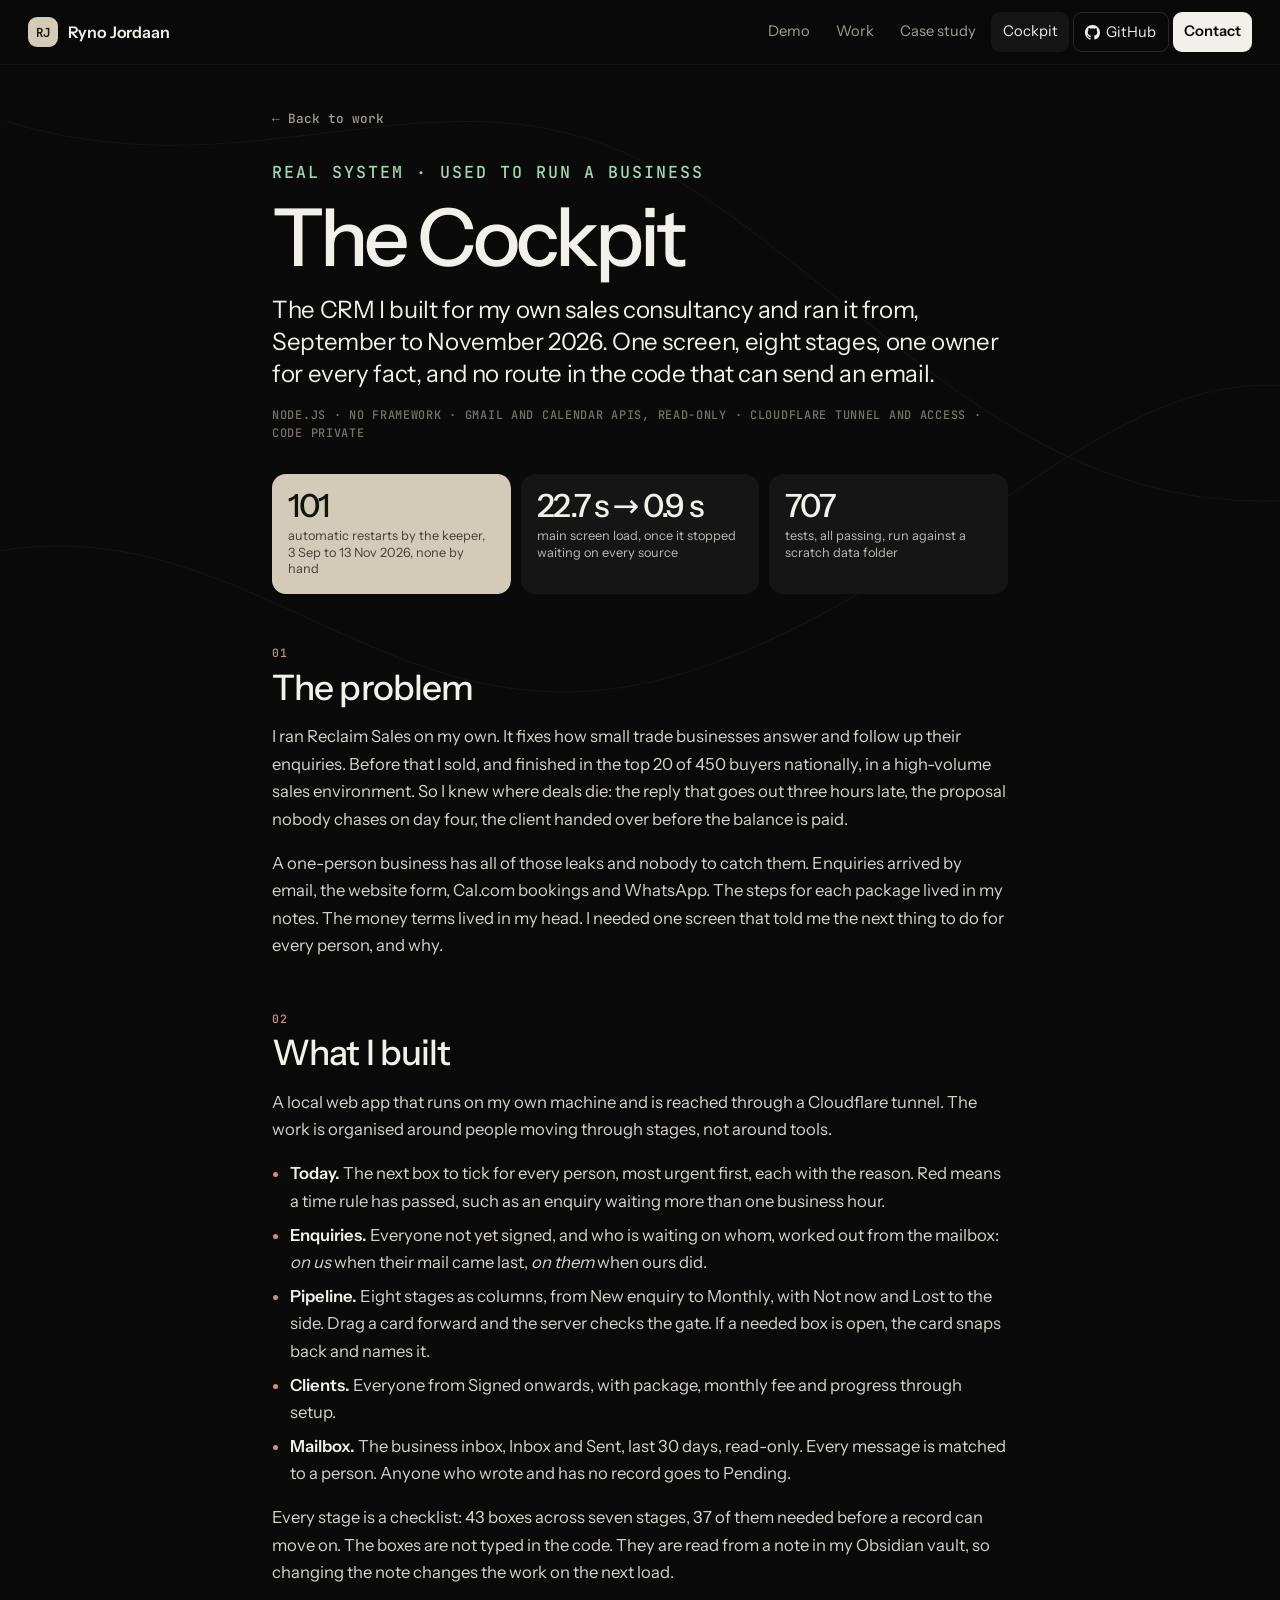
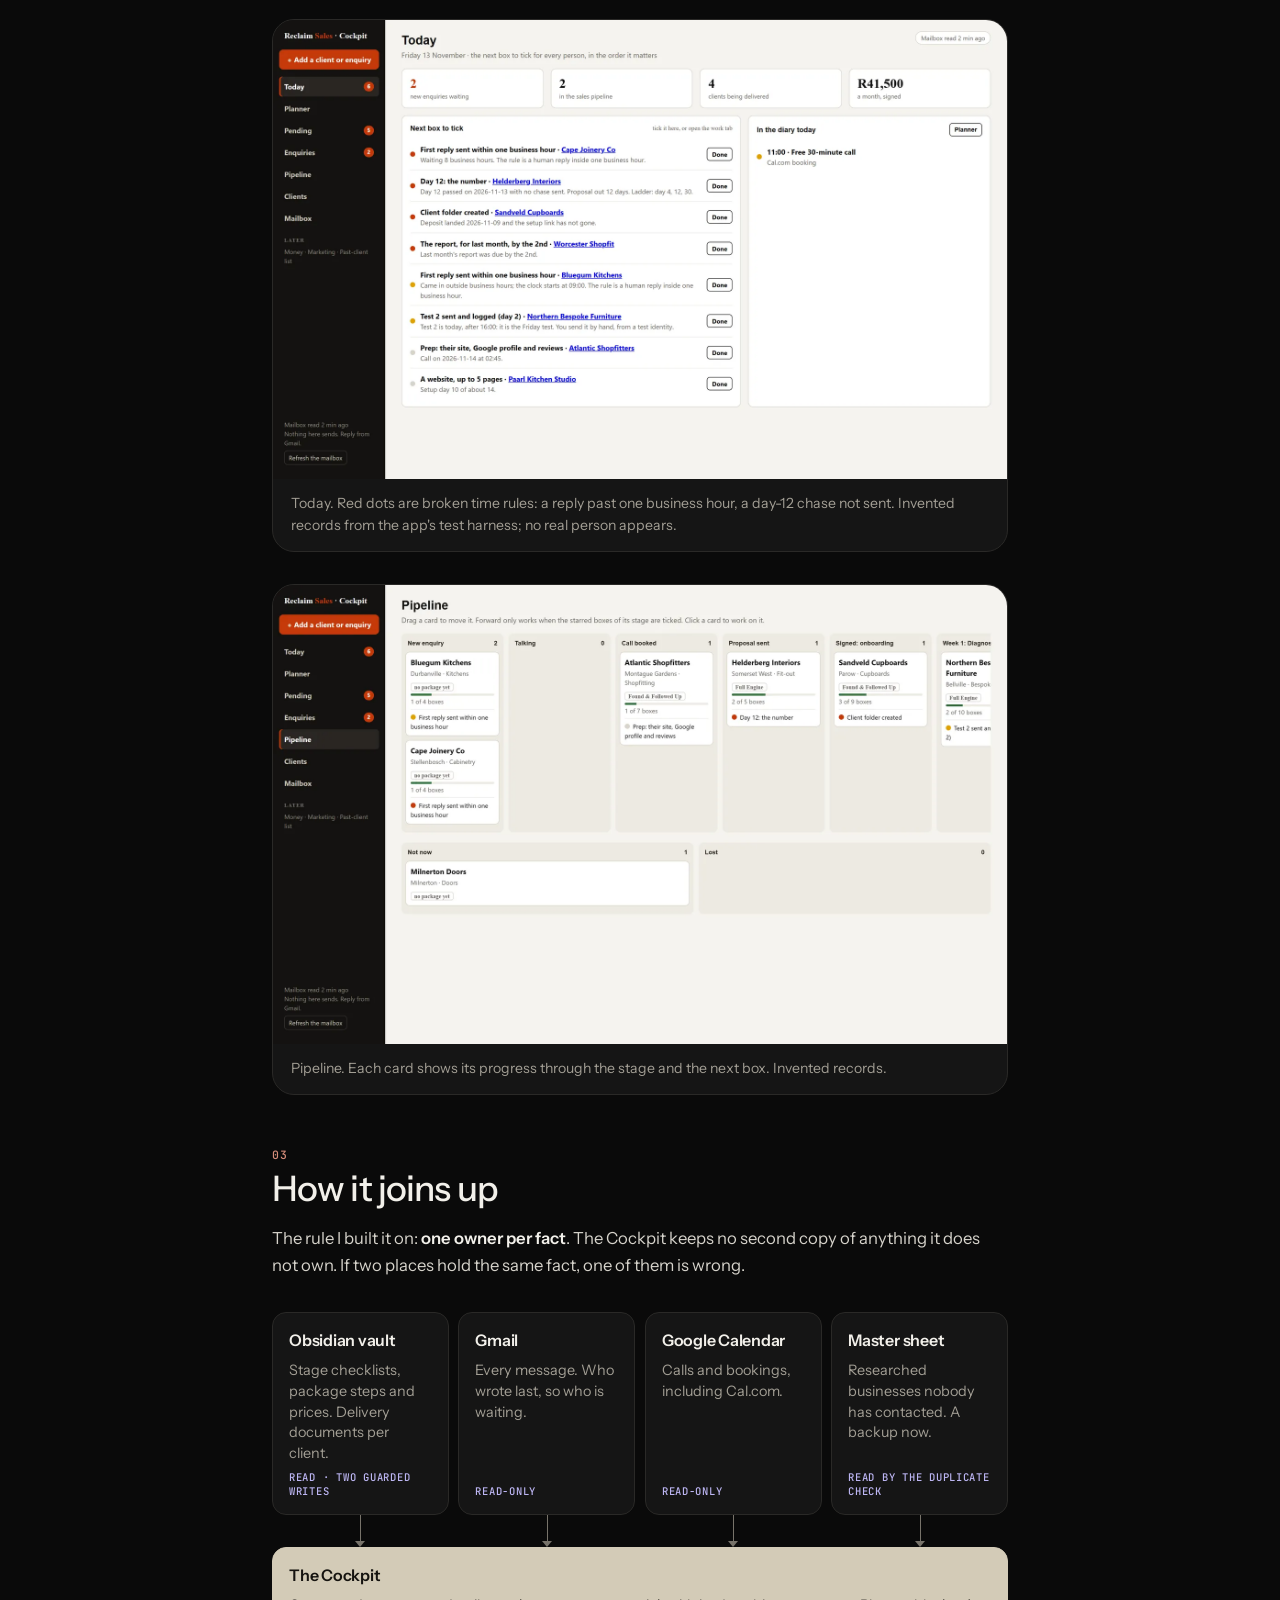
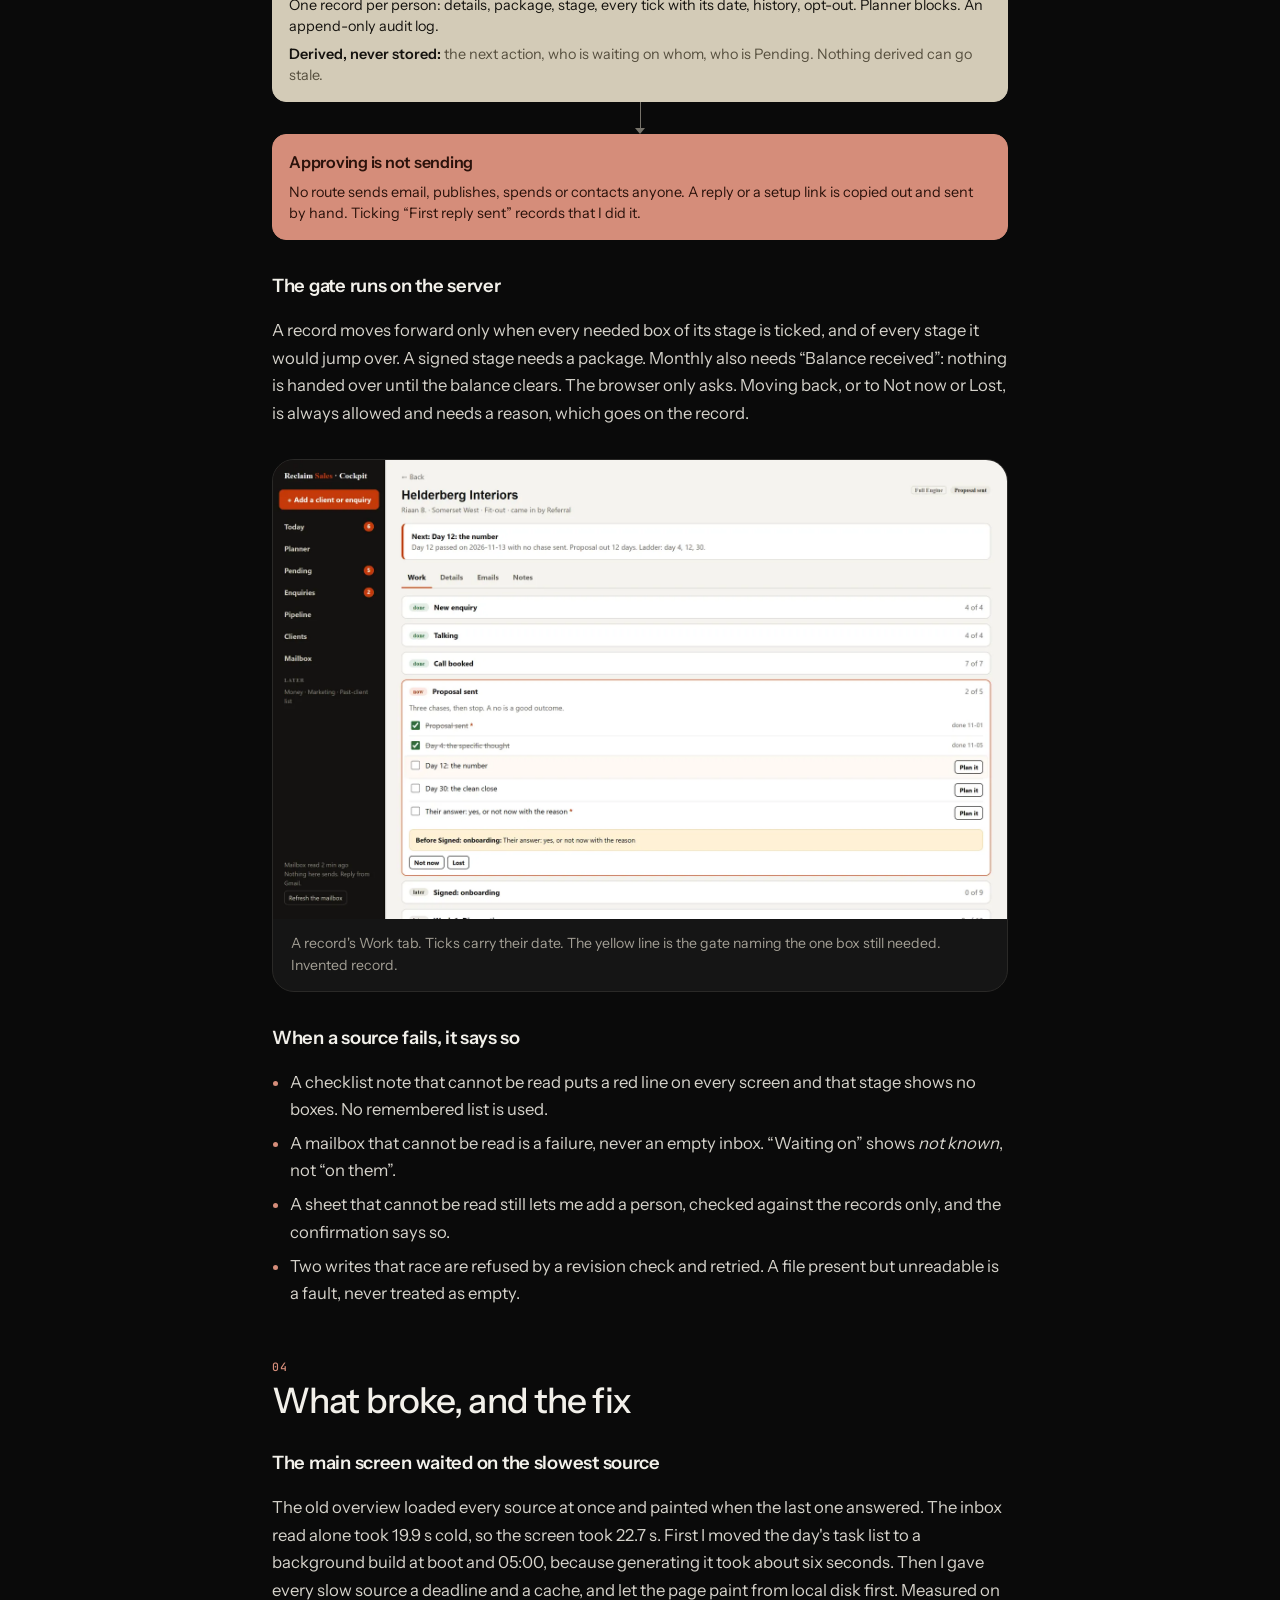
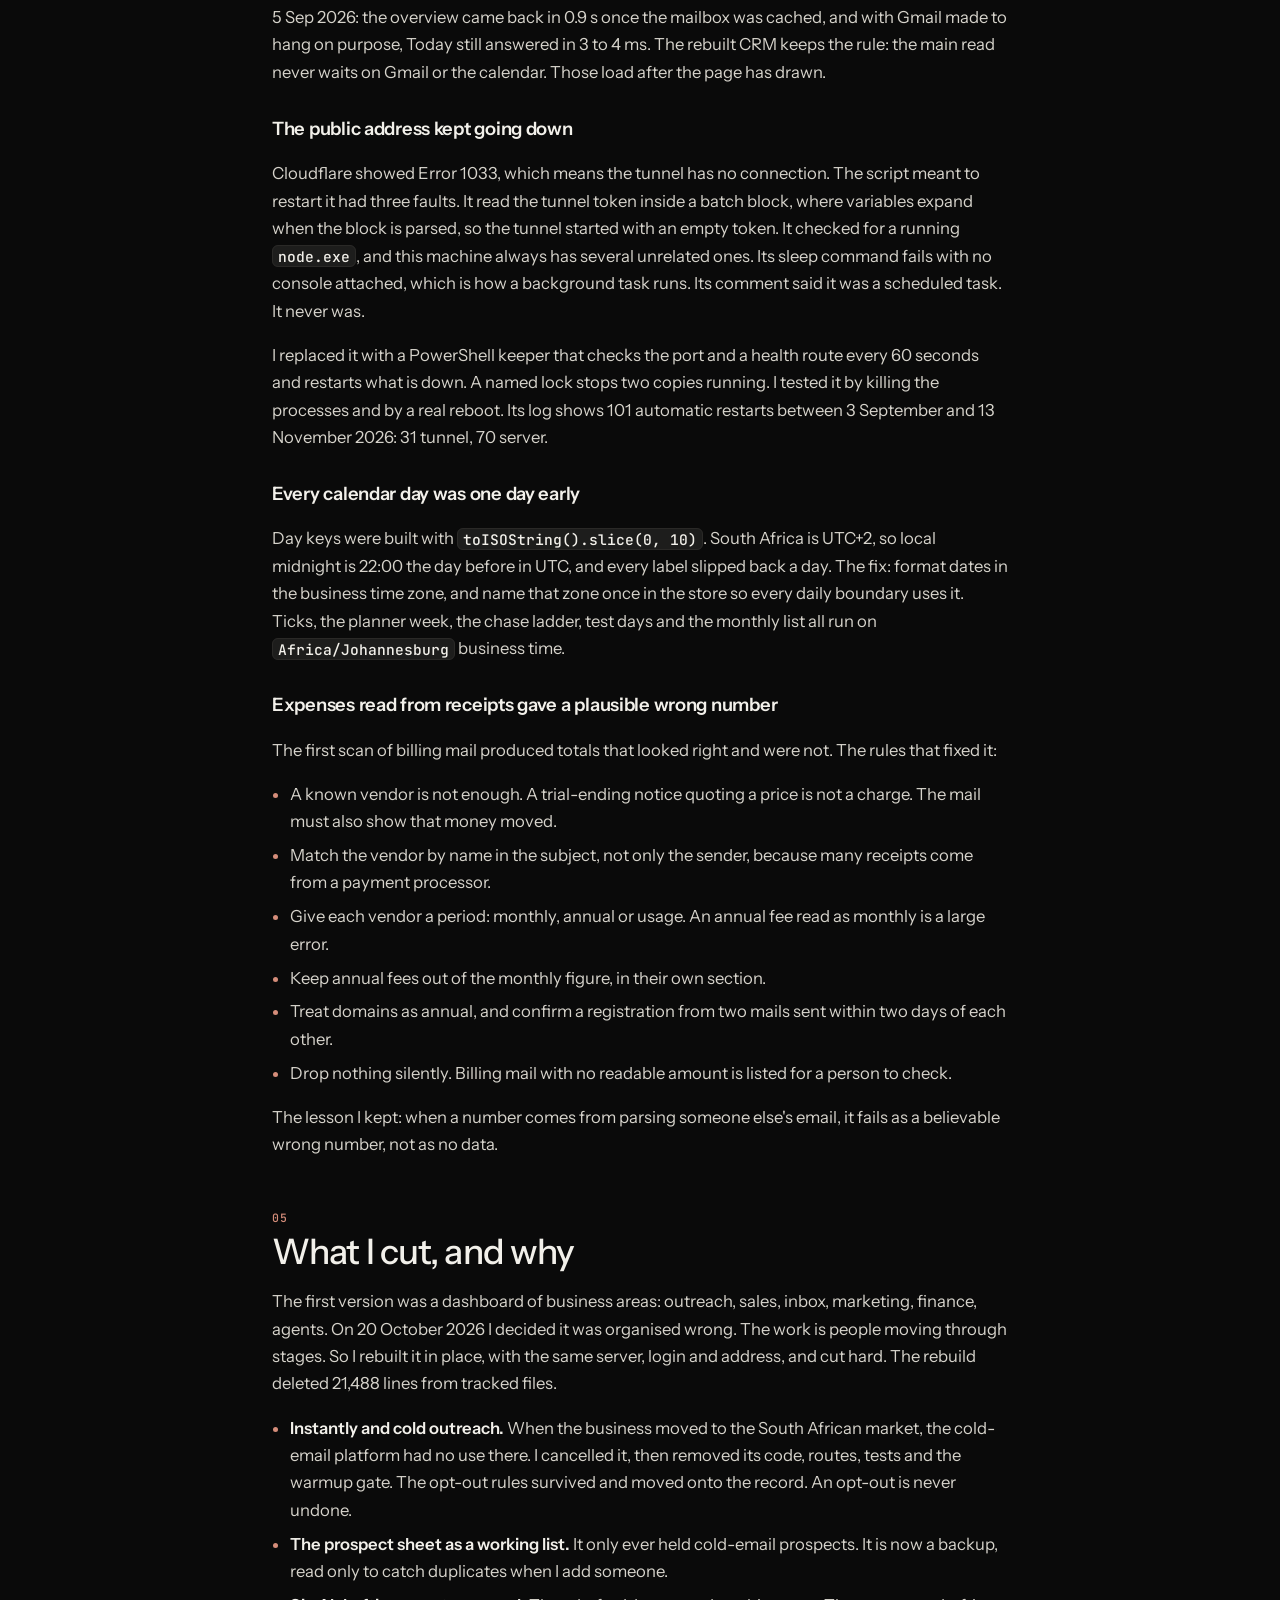
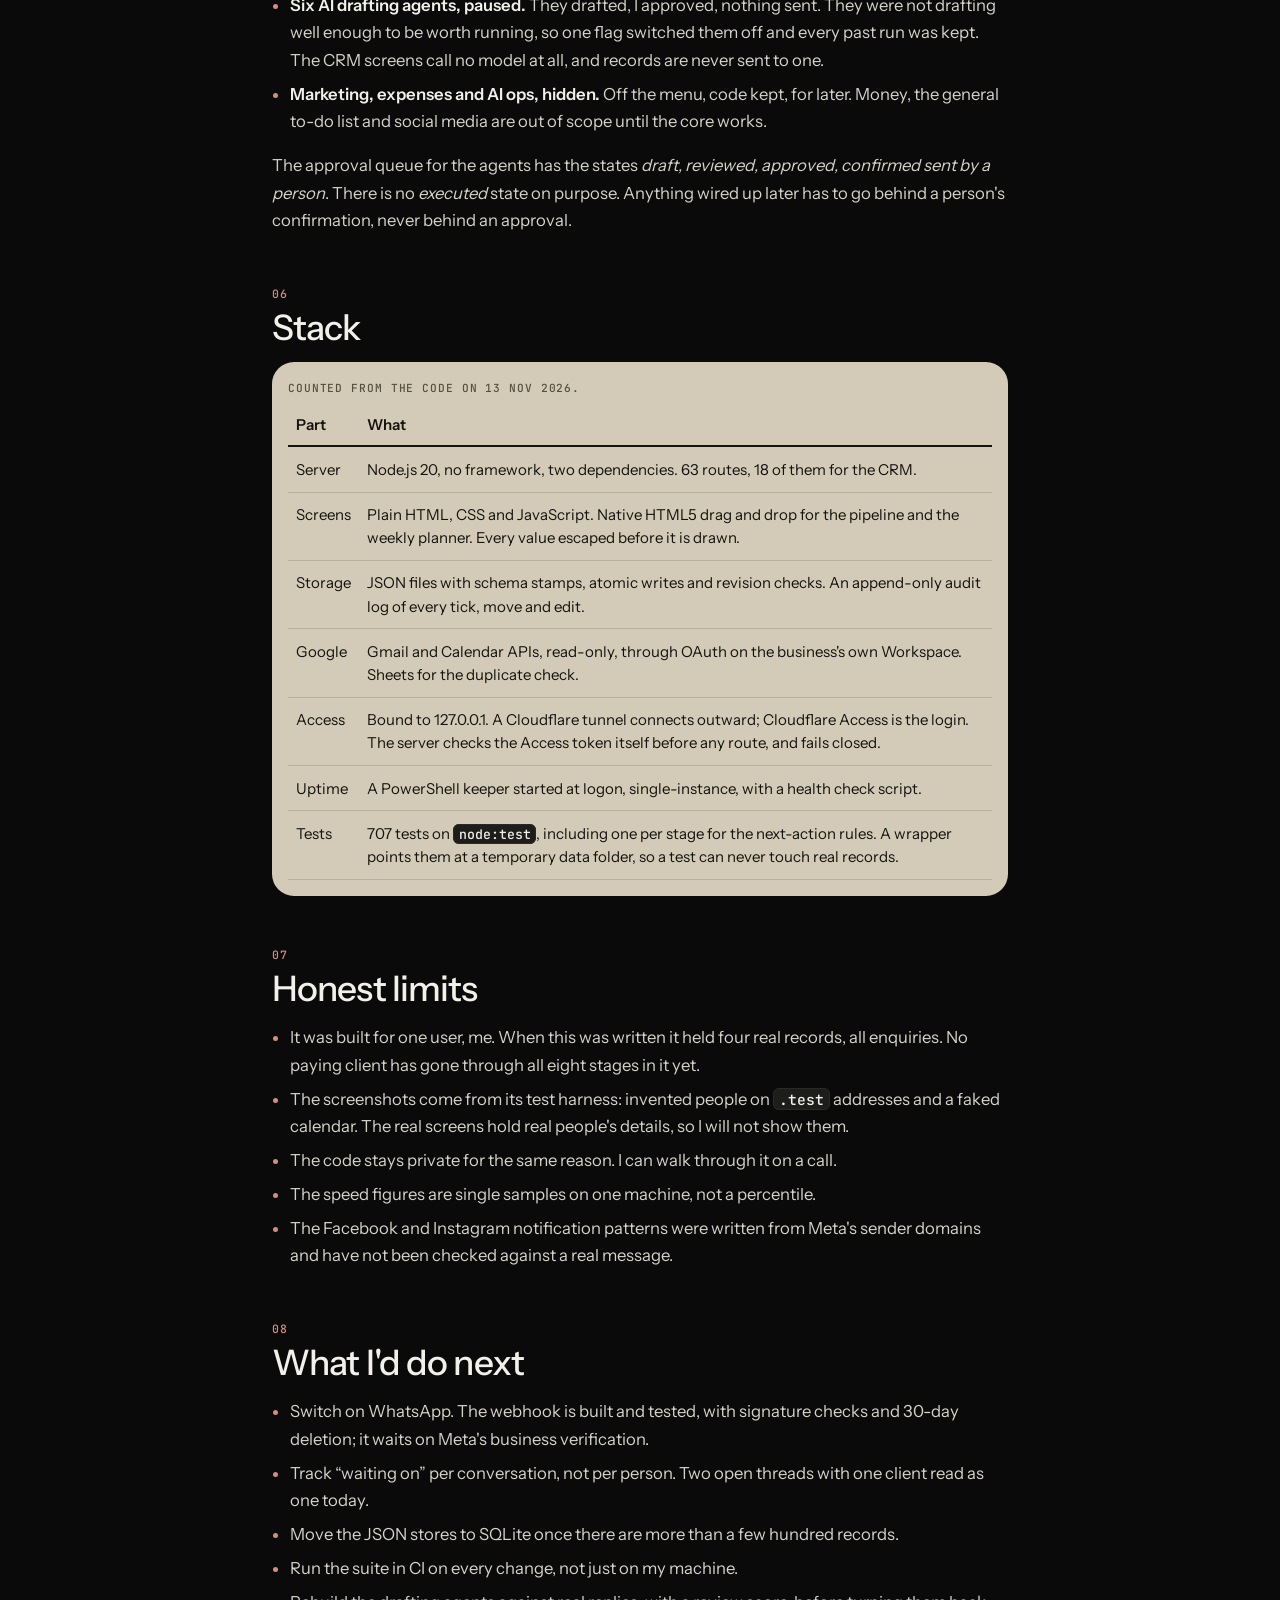
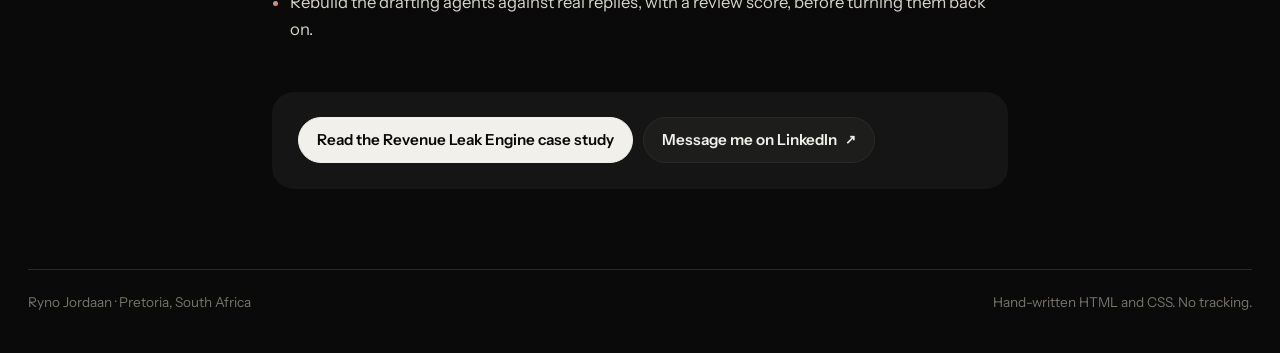
<file: case-cockpit.html>
<!DOCTYPE html>
<html lang="en">
<head>
<meta charset="utf-8">
<meta name="viewport" content="width=device-width, initial-scale=1">
<title>Case study: The Cockpit, the CRM I ran my business from · Ryno Jordaan</title>
<meta name="description" content="The Cockpit: a one-screen CRM I built and ran my own sales consultancy from. Eight stages, one owner per fact, 707 tests, and no route that can send an email.">
<meta name="author" content="Ryno Jordaan">
<link rel="canonical" href="https://rynojor.github.io/case-cockpit.html">
<meta name="theme-color" content="#0a0a0a">
<meta property="og:type" content="article">
<meta property="og:url" content="https://rynojor.github.io/case-cockpit.html">
<meta property="og:title" content="Case study: The Cockpit">
<meta property="og:description" content="The CRM I built and ran my own sales consultancy from. Who owns which fact, what it refuses to do, and what broke.">
<meta property="og:image" content="https://rynojor.github.io/img/work/cockpit-today.webp">
<meta property="og:image:width" content="1600">
<meta property="og:image:height" content="1000">
<meta property="og:image:alt" content="The Cockpit's Today screen: the next box to tick for every person, most urgent first">
<meta name="twitter:card" content="summary_large_image">
<link rel="icon" href="data:image/svg+xml,%3Csvg xmlns='http://www.w3.org/2000/svg' viewBox='0 0 32 32'%3E%3Crect width='32' height='32' rx='9' fill='%23d3cbb7'/%3E%3Ctext x='16' y='21' font-family='monospace' font-size='13' font-weight='700' fill='%2315130f' text-anchor='middle'%3ERJ%3C/text%3E%3C/svg%3E">
<link rel="preload" href="fonts/InstrumentSans-normal.woff2" as="font" type="font/woff2" crossorigin>
<link rel="stylesheet" href="style.css">
</head>
<body>
<a class="skip" href="#main">Skip to content</a>

<svg class="curves" aria-hidden="true" viewBox="0 0 1440 900" preserveAspectRatio="xMidYMid slice"><path d="M-80 640C260 520 420 860 760 760s520-420 780-300"/><path d="M-40 120c300 120 520-60 760 60s420 420 760 380"/></svg>

<header class="bar">
  <div class="wrap">
    <a class="mark" href="./"><i>RJ</i><span>Ryno Jordaan</span></a>
    <nav aria-label="Main">
      <a href="./#demo" class="keep">Demo</a>
      <a href="./#work">Work</a>
      <a href="case-study.html">Case study</a>
      <a href="case-cockpit.html" aria-current="page">Cockpit</a>
      <a href="https://github.com/RynoJor" class="gh keep" rel="noopener"><svg viewBox="0 0 16 16" width="15" height="15" aria-hidden="true" fill="currentColor"><path d="M8 0C3.58 0 0 3.58 0 8c0 3.54 2.29 6.53 5.47 7.59.4.07.55-.17.55-.38 0-.19-.01-.82-.01-1.49-2.01.37-2.53-.49-2.69-.94-.09-.23-.48-.94-.82-1.13-.28-.15-.68-.52-.01-.53.63-.01 1.08.58 1.23.82.72 1.21 1.87.87 2.33.66.07-.52.28-.87.51-1.07-1.78-.2-3.64-.89-3.64-3.95 0-.87.31-1.59.82-2.15-.08-.2-.36-1.02.08-2.12 0 0 .67-.21 2.2.82.64-.18 1.32-.27 2-.27.68 0 1.36.09 2 .27 1.53-1.04 2.2-.82 2.2-.82.44 1.1.16 1.92.08 2.12.51.56.82 1.27.82 2.15 0 3.07-1.87 3.75-3.65 3.95.29.25.54.73.54 1.48 0 1.07-.01 1.93-.01 2.2 0 .21.15.46.55.38A8.013 8.013 0 0016 8c0-4.42-3.58-8-8-8z"/></svg><span>GitHub</span></a>
      <a href="./#contact" class="hire">Contact</a>
    </nav>
  </div>
</header>

<main id="main" class="article">
  <a class="back" href="./#work">← Back to work</a>
  <p class="eyebrow tag-real">Real system · used to run a business</p>
  <h1>The Cockpit</h1>
  <p class="standfirst">The CRM I built for my own sales consultancy and ran it from, September to November 2026. One screen, eight stages, one owner for every fact, and no route in the code that can send an email.</p>
  <p class="meta">Node.js · no framework · Gmail and Calendar APIs, read-only · Cloudflare Tunnel and Access · code private</p>

  <div class="hero-figs">
    <div><b>101</b><span>automatic restarts by the keeper, 3 Sep to 13 Nov 2026, none by hand</span></div>
    <div><b>22.7 s → 0.9 s</b><span>main screen load, once it stopped waiting on every source</span></div>
    <div><b>707</b><span>tests, all passing, run against a scratch data folder</span></div>
  </div>

  <h2 data-n="01">The problem</h2>
  <p>I ran Reclaim Sales on my own. It fixes how small trade businesses answer and follow up their enquiries. Before that I sold, and finished in the top 20 of 450 buyers nationally, in a high-volume sales environment. So I knew where deals die: the reply that goes out three hours late, the proposal nobody chases on day four, the client handed over before the balance is paid.</p>
  <p>A one-person business has all of those leaks and nobody to catch them. Enquiries arrived by email, the website form, Cal.com bookings and WhatsApp. The steps for each package lived in my notes. The money terms lived in my head. I needed one screen that told me the next thing to do for every person, and why.</p>

  <h2 data-n="02">What I built</h2>
  <p>A local web app that runs on my own machine and is reached through a Cloudflare tunnel. The work is organised around people moving through stages, not around tools.</p>
  <ul>
    <li><strong>Today.</strong> The next box to tick for every person, most urgent first, each with the reason. Red means a time rule has passed, such as an enquiry waiting more than one business hour.</li>
    <li><strong>Enquiries.</strong> Everyone not yet signed, and who is waiting on whom, worked out from the mailbox: <em>on us</em> when their mail came last, <em>on them</em> when ours did.</li>
    <li><strong>Pipeline.</strong> Eight stages as columns, from New enquiry to Monthly, with Not now and Lost to the side. Drag a card forward and the server checks the gate. If a needed box is open, the card snaps back and names it.</li>
    <li><strong>Clients.</strong> Everyone from Signed onwards, with package, monthly fee and progress through setup.</li>
    <li><strong>Mailbox.</strong> The business inbox, Inbox and Sent, last 30 days, read-only. Every message is matched to a person. Anyone who wrote and has no record goes to Pending.</li>
  </ul>
  <p>Every stage is a checklist: 43 boxes across seven stages, 37 of them needed before a record can move on. The boxes are not typed in the code. They are read from a note in my Obsidian vault, so changing the note changes the work on the next load.</p>

  <figure>
    <img src="img/work/cockpit-today.webp" width="1600" height="1000" loading="lazy" decoding="async" alt="The Today screen: four counts at the top, then a list of next boxes to tick, each with a red, amber or grey dot and the reason, and today's diary on the right">
    <figcaption>Today. Red dots are broken time rules: a reply past one business hour, a day-12 chase not sent. Invented records from the app's test harness; no real person appears.</figcaption>
  </figure>

  <figure>
    <img src="img/work/cockpit-pipeline.webp" width="1600" height="1000" loading="lazy" decoding="async" alt="The Pipeline screen: stage columns from New enquiry to Week 1 Diagnostic, each card showing its package, progress through the stage and next box">
    <figcaption>Pipeline. Each card shows its progress through the stage and the next box. Invented records.</figcaption>
  </figure>

  <h2 data-n="03">How it joins up</h2>
  <p>The rule I built it on: <strong>one owner per fact</strong>. The Cockpit keeps no second copy of anything it does not own. If two places hold the same fact, one of them is wrong.</p>

  <div class="owners" role="group" aria-label="Which system owns which fact">
    <div class="own-row">
      <section class="own" aria-labelledby="o-vault">
        <h3 id="o-vault">Obsidian vault</h3>
        <p>Stage checklists, package steps and prices. Delivery documents per client.</p>
        <span class="how">read · two guarded writes</span>
      </section>
      <section class="own" aria-labelledby="o-gmail">
        <h3 id="o-gmail">Gmail</h3>
        <p>Every message. Who wrote last, so who is waiting.</p>
        <span class="how">read-only</span>
      </section>
      <section class="own" aria-labelledby="o-cal">
        <h3 id="o-cal">Google Calendar</h3>
        <p>Calls and bookings, including Cal.com.</p>
        <span class="how">read-only</span>
      </section>
      <section class="own" aria-labelledby="o-sheet">
        <h3 id="o-sheet">Master sheet</h3>
        <p>Researched businesses nobody has contacted. A backup now.</p>
        <span class="how">read by the duplicate check</span>
      </section>
    </div>
    <div class="own-flow" aria-hidden="true"><span></span><span></span><span></span><span></span></div>
    <section class="own core" aria-labelledby="o-cockpit">
      <h3 id="o-cockpit">The Cockpit</h3>
      <p>One record per person: details, package, stage, every tick with its date, history, opt-out. Planner blocks. An append-only audit log.</p>
      <p class="derived"><strong>Derived, never stored:</strong> the next action, who is waiting on whom, who is Pending. Nothing derived can go stale.</p>
    </section>
    <div class="own-flow one" aria-hidden="true"><span></span></div>
    <section class="own wall" aria-labelledby="o-wall">
      <h3 id="o-wall">Approving is not sending</h3>
      <p>No route sends email, publishes, spends or contacts anyone. A reply or a setup link is copied out and sent by hand. Ticking “First reply sent” records that I did it.</p>
    </section>
  </div>

  <h3>The gate runs on the server</h3>
  <p>A record moves forward only when every needed box of its stage is ticked, and of every stage it would jump over. A signed stage needs a package. Monthly also needs “Balance received”: nothing is handed over until the balance clears. The browser only asks. Moving back, or to Not now or Lost, is always allowed and needs a reason, which goes on the record.</p>

  <figure>
    <img src="img/work/cockpit-record.webp" width="1600" height="1000" loading="lazy" decoding="async" alt="A record's Work tab: earlier stages closed as done, the Proposal sent stage open with two ticked boxes dated, three open boxes with Plan it buttons, and a yellow gate message naming the box still needed before Signed">
    <figcaption>A record's Work tab. Ticks carry their date. The yellow line is the gate naming the one box still needed. Invented record.</figcaption>
  </figure>

  <h3>When a source fails, it says so</h3>
  <ul>
    <li>A checklist note that cannot be read puts a red line on every screen and that stage shows no boxes. No remembered list is used.</li>
    <li>A mailbox that cannot be read is a failure, never an empty inbox. “Waiting on” shows <em>not known</em>, not “on them”.</li>
    <li>A sheet that cannot be read still lets me add a person, checked against the records only, and the confirmation says so.</li>
    <li>Two writes that race are refused by a revision check and retried. A file present but unreadable is a fault, never treated as empty.</li>
  </ul>

  <h2 data-n="04">What broke, and the fix</h2>
  <h3>The main screen waited on the slowest source</h3>
  <p>The old overview loaded every source at once and painted when the last one answered. The inbox read alone took 19.9 s cold, so the screen took 22.7 s. First I moved the day's task list to a background build at boot and 05:00, because generating it took about six seconds. Then I gave every slow source a deadline and a cache, and let the page paint from local disk first. Measured on 5 Sep 2026: the overview came back in 0.9 s once the mailbox was cached, and with Gmail made to hang on purpose, Today still answered in 3 to 4 ms. The rebuilt CRM keeps the rule: the main read never waits on Gmail or the calendar. Those load after the page has drawn.</p>

  <h3>The public address kept going down</h3>
  <p>Cloudflare showed Error 1033, which means the tunnel has no connection. The script meant to restart it had three faults. It read the tunnel token inside a batch block, where variables expand when the block is parsed, so the tunnel started with an empty token. It checked for a running <code>node.exe</code>, and this machine always has several unrelated ones. Its sleep command fails with no console attached, which is how a background task runs. Its comment said it was a scheduled task. It never was.</p>
  <p>I replaced it with a PowerShell keeper that checks the port and a health route every 60 seconds and restarts what is down. A named lock stops two copies running. I tested it by killing the processes and by a real reboot. Its log shows 101 automatic restarts between 3 September and 13 November 2026: 31 tunnel, 70 server.</p>

  <h3>Every calendar day was one day early</h3>
  <p>Day keys were built with <code>toISOString().slice(0, 10)</code>. South Africa is UTC+2, so local midnight is 22:00 the day before in UTC, and every label slipped back a day. The fix: format dates in the business time zone, and name that zone once in the store so every daily boundary uses it. Ticks, the planner week, the chase ladder, test days and the monthly list all run on <code>Africa/Johannesburg</code> business time.</p>

  <h3>Expenses read from receipts gave a plausible wrong number</h3>
  <p>The first scan of billing mail produced totals that looked right and were not. The rules that fixed it:</p>
  <ul>
    <li>A known vendor is not enough. A trial-ending notice quoting a price is not a charge. The mail must also show that money moved.</li>
    <li>Match the vendor by name in the subject, not only the sender, because many receipts come from a payment processor.</li>
    <li>Give each vendor a period: monthly, annual or usage. An annual fee read as monthly is a large error.</li>
    <li>Keep annual fees out of the monthly figure, in their own section.</li>
    <li>Treat domains as annual, and confirm a registration from two mails sent within two days of each other.</li>
    <li>Drop nothing silently. Billing mail with no readable amount is listed for a person to check.</li>
  </ul>
  <p>The lesson I kept: when a number comes from parsing someone else's email, it fails as a believable wrong number, not as no data.</p>

  <h2 data-n="05">What I cut, and why</h2>
  <p>The first version was a dashboard of business areas: outreach, sales, inbox, marketing, finance, agents. On 20 October 2026 I decided it was organised wrong. The work is people moving through stages. So I rebuilt it in place, with the same server, login and address, and cut hard. The rebuild deleted 21,488 lines from tracked files.</p>
  <ul>
    <li><strong>Instantly and cold outreach.</strong> When the business moved to the South African market, the cold-email platform had no use there. I cancelled it, then removed its code, routes, tests and the warmup gate. The opt-out rules survived and moved onto the record. An opt-out is never undone.</li>
    <li><strong>The prospect sheet as a working list.</strong> It only ever held cold-email prospects. It is now a backup, read only to catch duplicates when I add someone.</li>
    <li><strong>Six AI drafting agents, paused.</strong> They drafted, I approved, nothing sent. They were not drafting well enough to be worth running, so one flag switched them off and every past run was kept. The CRM screens call no model at all, and records are never sent to one.</li>
    <li><strong>Marketing, expenses and AI ops, hidden.</strong> Off the menu, code kept, for later. Money, the general to-do list and social media are out of scope until the core works.</li>
  </ul>
  <p>The approval queue for the agents has the states <em>draft, reviewed, approved, confirmed sent by a person</em>. There is no <em>executed</em> state on purpose. Anything wired up later has to go behind a person's confirmation, never behind an approval.</p>

  <h2 data-n="06">Stack</h2>
  <div class="table-wrap">
    <table>
      <caption>Counted from the code on 13 Nov 2026.</caption>
      <thead><tr><th scope="col">Part</th><th scope="col">What</th></tr></thead>
      <tbody>
        <tr><td>Server</td><td>Node.js 20, no framework, two dependencies. 63 routes, 18 of them for the CRM.</td></tr>
        <tr><td>Screens</td><td>Plain HTML, CSS and JavaScript. Native HTML5 drag and drop for the pipeline and the weekly planner. Every value escaped before it is drawn.</td></tr>
        <tr><td>Storage</td><td>JSON files with schema stamps, atomic writes and revision checks. An append-only audit log of every tick, move and edit.</td></tr>
        <tr><td>Google</td><td>Gmail and Calendar APIs, read-only, through OAuth on the business's own Workspace. Sheets for the duplicate check.</td></tr>
        <tr><td>Access</td><td>Bound to 127.0.0.1. A Cloudflare tunnel connects outward; Cloudflare Access is the login. The server checks the Access token itself before any route, and fails closed.</td></tr>
        <tr><td>Uptime</td><td>A PowerShell keeper started at logon, single-instance, with a health check script.</td></tr>
        <tr><td>Tests</td><td>707 tests on <code>node:test</code>, including one per stage for the next-action rules. A wrapper points them at a temporary data folder, so a test can never touch real records.</td></tr>
      </tbody>
    </table>
  </div>

  <h2 data-n="07">Honest limits</h2>
  <ul>
    <li>It was built for one user, me. When this was written it held four real records, all enquiries. No paying client has gone through all eight stages in it yet.</li>
    <li>The screenshots come from its test harness: invented people on <code>.test</code> addresses and a faked calendar. The real screens hold real people's details, so I will not show them.</li>
    <li>The code stays private for the same reason. I can walk through it on a call.</li>
    <li>The speed figures are single samples on one machine, not a percentile.</li>
    <li>The Facebook and Instagram notification patterns were written from Meta's sender domains and have not been checked against a real message.</li>
  </ul>

  <h2 data-n="08">What I'd do next</h2>
  <ul>
    <li>Switch on WhatsApp. The webhook is built and tested, with signature checks and 30-day deletion; it waits on Meta's business verification.</li>
    <li>Track “waiting on” per conversation, not per person. Two open threads with one client read as one today.</li>
    <li>Move the JSON stores to SQLite once there are more than a few hundred records.</li>
    <li>Run the suite in CI on every change, not just on my machine.</li>
    <li>Rebuild the drafting agents against real replies, with a review score, before turning them back on.</li>
  </ul>

  <div class="endcta actions">
    <a class="btn light" href="case-study.html">Read the Revenue Leak Engine case study</a>
    <a class="btn" href="https://www.linkedin.com/in/ryno-jordaan/" rel="noopener">Message me on LinkedIn <span class="arr" aria-hidden="true">↗</span></a>
  </div>
</main>

<footer>
  <div class="wrap">
    <span>Ryno Jordaan · Pretoria, South Africa</span>
    <span>Hand-written HTML and CSS. No tracking.</span>
  </div>
</footer>
</body>
</html>
</file>
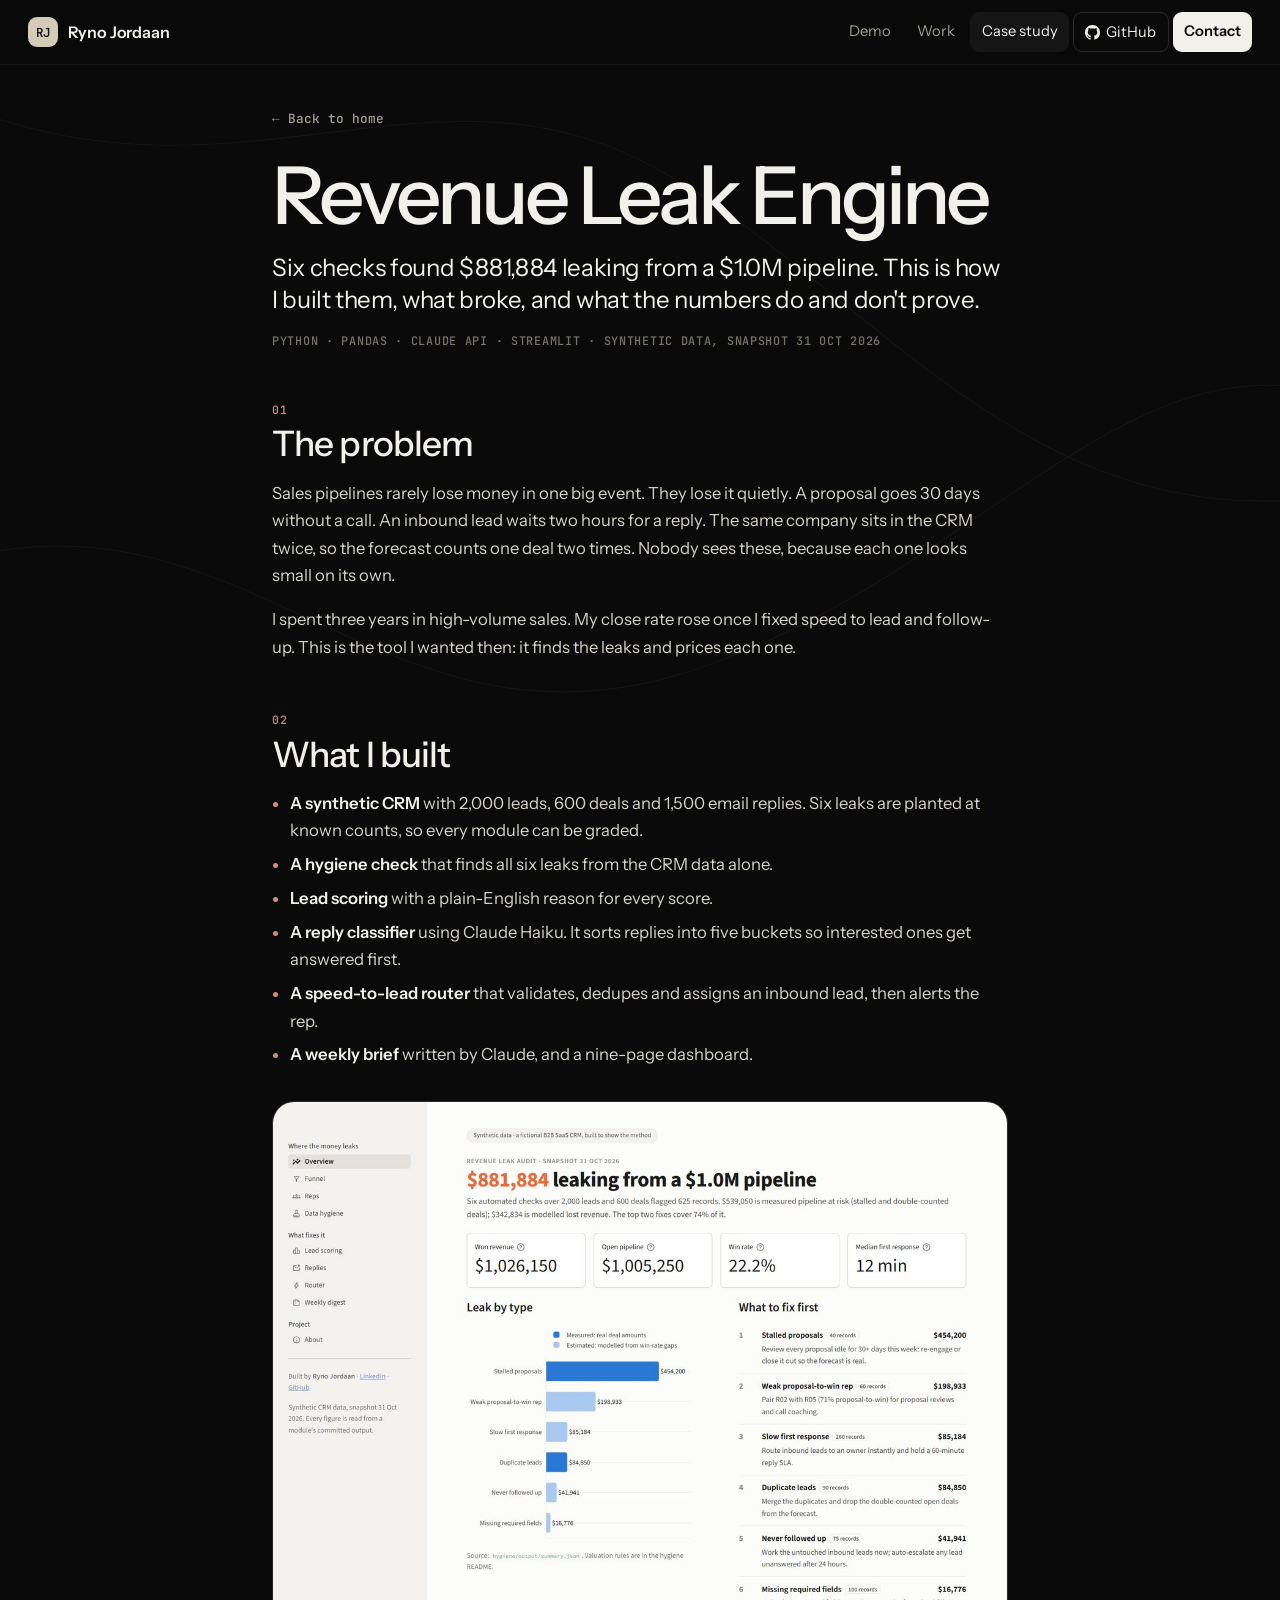
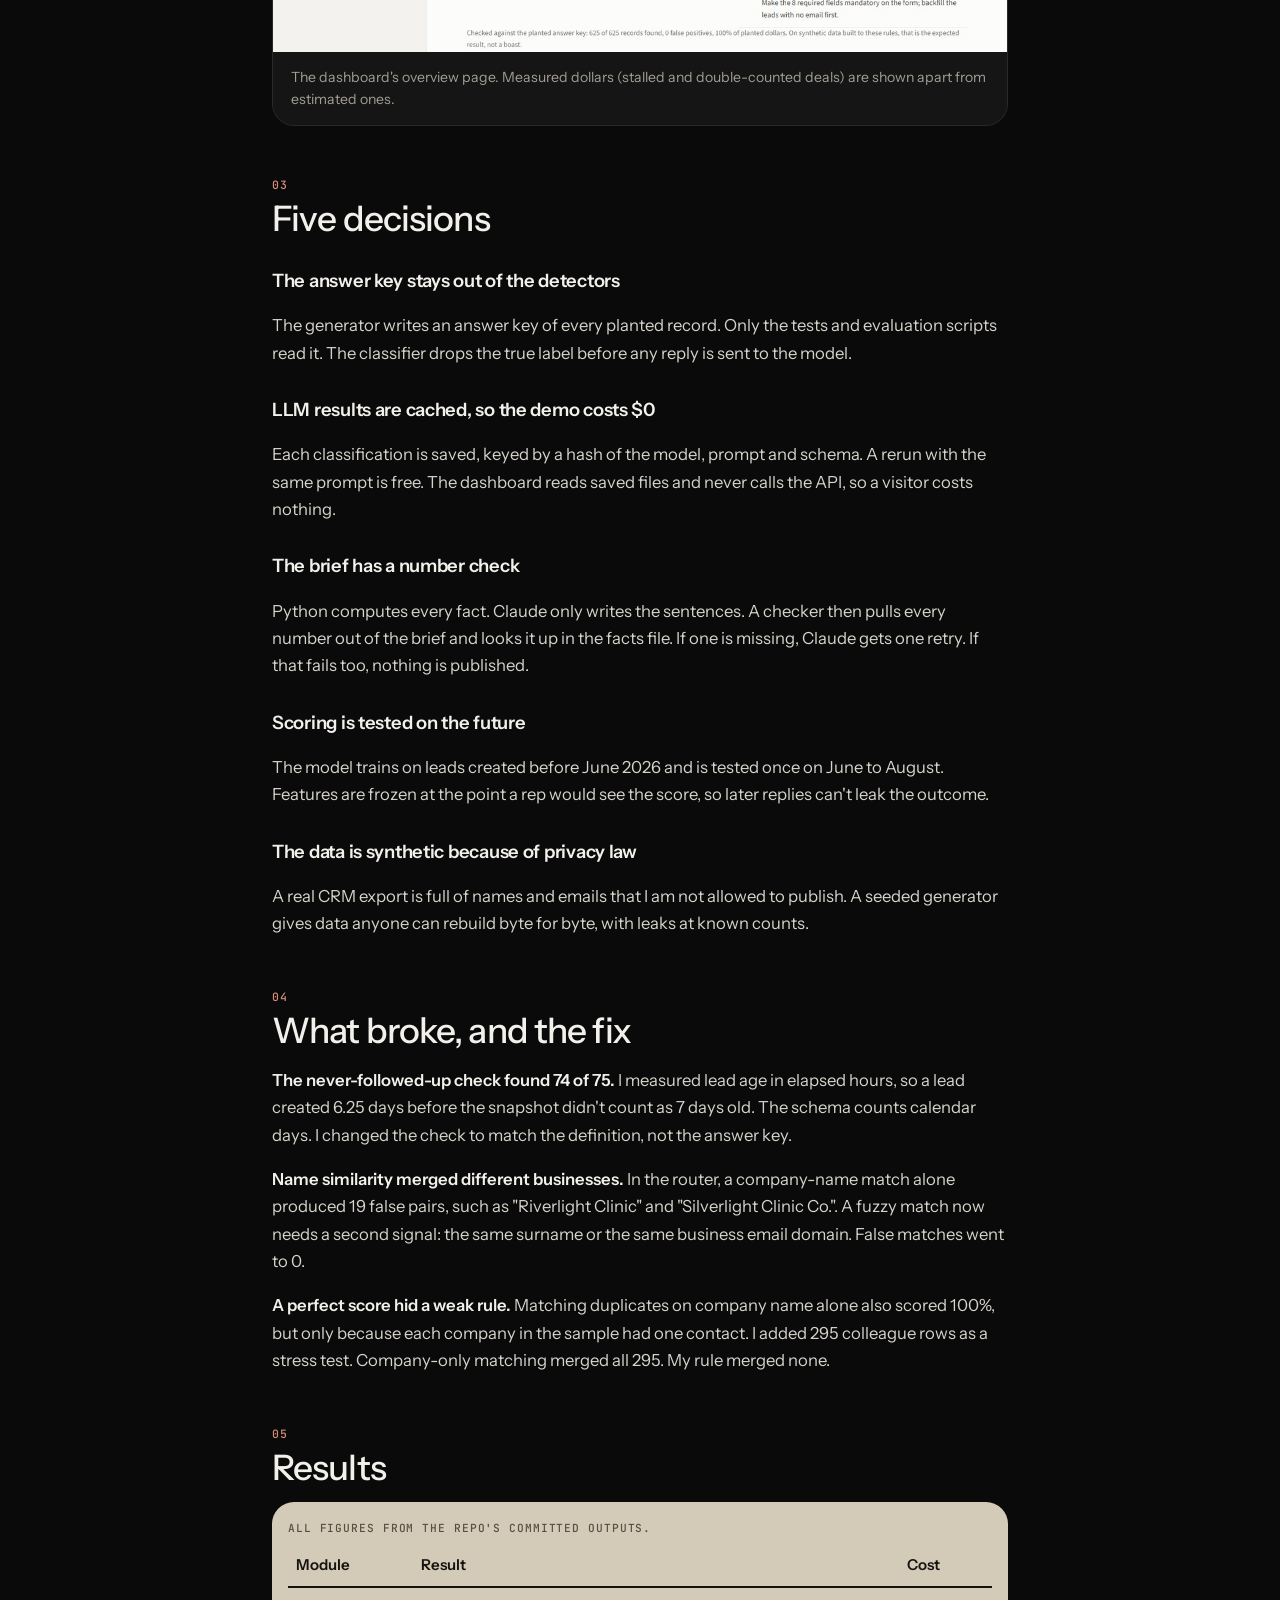
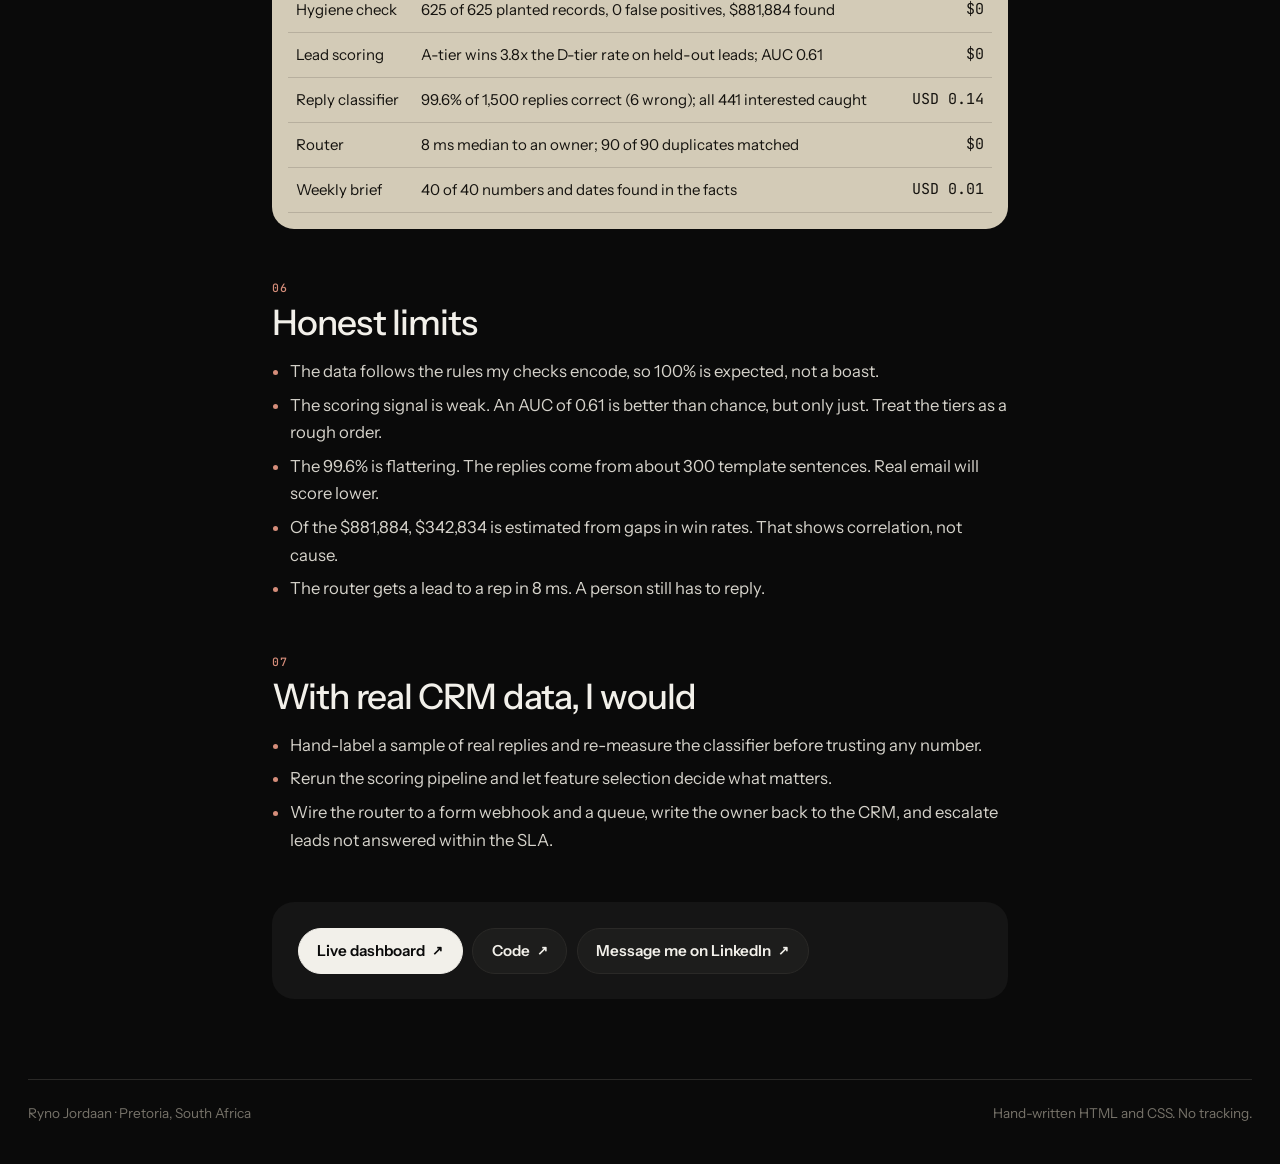
<file: case-study.html>
<!DOCTYPE html>
<html lang="en">
<head>
<meta charset="utf-8">
<meta name="viewport" content="width=device-width, initial-scale=1">
<title>Case study: Revenue Leak Engine · Ryno Jordaan</title>
<meta name="description" content="How I built the Revenue Leak Engine: six checks that find $881,884 leaking from a $1.0M synthetic pipeline, plus lead scoring, an AI reply classifier, a lead router and a weekly brief.">
<meta name="author" content="Ryno Jordaan">
<link rel="canonical" href="https://rynojor.github.io/case-study.html">
<meta name="theme-color" content="#0a0a0a">
<meta property="og:type" content="article">
<meta property="og:url" content="https://rynojor.github.io/case-study.html">
<meta property="og:title" content="Case study: Revenue Leak Engine">
<meta property="og:description" content="Where a sales pipeline loses money without anyone seeing it, and the tools I built to find it. Decisions, what broke, results and limits.">
<meta property="og:image" content="https://rynojor.github.io/img/og.jpg">
<meta property="og:image:width" content="1200">
<meta property="og:image:height" content="630">
<meta property="og:image:alt" content="Revenue Leak Engine dashboard: $881,884 leaking from a $1.0M pipeline">
<meta name="twitter:card" content="summary_large_image">
<link rel="icon" href="data:image/svg+xml,%3Csvg xmlns='http://www.w3.org/2000/svg' viewBox='0 0 32 32'%3E%3Crect width='32' height='32' rx='9' fill='%23d3cbb7'/%3E%3Ctext x='16' y='21' font-family='monospace' font-size='13' font-weight='700' fill='%2315130f' text-anchor='middle'%3ERJ%3C/text%3E%3C/svg%3E">
<link rel="preload" href="fonts/InstrumentSans-normal.woff2" as="font" type="font/woff2" crossorigin>
<link rel="stylesheet" href="style.css">
</head>
<body>
<a class="skip" href="#main">Skip to content</a>

<svg class="curves" aria-hidden="true" viewBox="0 0 1440 900" preserveAspectRatio="xMidYMid slice"><path d="M-80 640C260 520 420 860 760 760s520-420 780-300"/><path d="M-40 120c300 120 520-60 760 60s420 420 760 380"/></svg>

<header class="bar">
  <div class="wrap">
    <a class="mark" href="./"><i>RJ</i><span>Ryno Jordaan</span></a>
    <nav aria-label="Main">
      <a href="./#demo" class="keep">Demo</a>
      <a href="./#work">Work</a>
      <a href="case-study.html" aria-current="page">Case study</a>
      <a href="https://github.com/RynoJor" class="gh keep" rel="noopener"><svg viewBox="0 0 16 16" width="15" height="15" aria-hidden="true" fill="currentColor"><path d="M8 0C3.58 0 0 3.58 0 8c0 3.54 2.29 6.53 5.47 7.59.4.07.55-.17.55-.38 0-.19-.01-.82-.01-1.49-2.01.37-2.53-.49-2.69-.94-.09-.23-.48-.94-.82-1.13-.28-.15-.68-.52-.01-.53.63-.01 1.08.58 1.23.82.72 1.21 1.87.87 2.33.66.07-.52.28-.87.51-1.07-1.78-.2-3.64-.89-3.64-3.95 0-.87.31-1.59.82-2.15-.08-.2-.36-1.02.08-2.12 0 0 .67-.21 2.2.82.64-.18 1.32-.27 2-.27.68 0 1.36.09 2 .27 1.53-1.04 2.2-.82 2.2-.82.44 1.1.16 1.92.08 2.12.51.56.82 1.27.82 2.15 0 3.07-1.87 3.75-3.65 3.95.29.25.54.73.54 1.48 0 1.07-.01 1.93-.01 2.2 0 .21.15.46.55.38A8.013 8.013 0 0016 8c0-4.42-3.58-8-8-8z"/></svg><span>GitHub</span></a>
      <a href="./#contact" class="hire">Contact</a>
    </nav>
  </div>
</header>

<main id="main" class="article">
  <a class="back" href="./">← Back to home</a>
  <h1>Revenue Leak Engine</h1>
  <p class="standfirst">Six checks found $881,884 leaking from a $1.0M pipeline. This is how I built them, what broke, and what the numbers do and don't prove.</p>
  <p class="meta">Python · pandas · Claude API · Streamlit · synthetic data, snapshot 31 Oct 2026</p>

  <h2 data-n="01">The problem</h2>
  <p>Sales pipelines rarely lose money in one big event. They lose it quietly. A proposal goes 30 days without a call. An inbound lead waits two hours for a reply. The same company sits in the CRM twice, so the forecast counts one deal two times. Nobody sees these, because each one looks small on its own.</p>
  <p>I spent three years in high-volume sales. My close rate rose once I fixed speed to lead and follow-up. This is the tool I wanted then: it finds the leaks and prices each one.</p>

  <h2 data-n="02">What I built</h2>
  <ul>
    <li><strong>A synthetic CRM</strong> with 2,000 leads, 600 deals and 1,500 email replies. Six leaks are planted at known counts, so every module can be graded.</li>
    <li><strong>A hygiene check</strong> that finds all six leaks from the CRM data alone.</li>
    <li><strong>Lead scoring</strong> with a plain-English reason for every score.</li>
    <li><strong>A reply classifier</strong> using Claude Haiku. It sorts replies into five buckets so interested ones get answered first.</li>
    <li><strong>A speed-to-lead router</strong> that validates, dedupes and assigns an inbound lead, then alerts the rep.</li>
    <li><strong>A weekly brief</strong> written by Claude, and a nine-page dashboard.</li>
  </ul>

  <figure>
    <img src="img/overview.jpg" width="1200" height="900" loading="lazy" alt="Dashboard overview: $881,884 leaking from a $1.0M pipeline, a bar chart of leak by type, and a ranked list of what to fix first">
    <figcaption>The dashboard's overview page. Measured dollars (stalled and double-counted deals) are shown apart from estimated ones.</figcaption>
  </figure>

  <h2 data-n="03">Five decisions</h2>
  <h3>The answer key stays out of the detectors</h3>
  <p>The generator writes an answer key of every planted record. Only the tests and evaluation scripts read it. The classifier drops the true label before any reply is sent to the model.</p>
  <h3>LLM results are cached, so the demo costs $0</h3>
  <p>Each classification is saved, keyed by a hash of the model, prompt and schema. A rerun with the same prompt is free. The dashboard reads saved files and never calls the API, so a visitor costs nothing.</p>
  <h3>The brief has a number check</h3>
  <p>Python computes every fact. Claude only writes the sentences. A checker then pulls every number out of the brief and looks it up in the facts file. If one is missing, Claude gets one retry. If that fails too, nothing is published.</p>
  <h3>Scoring is tested on the future</h3>
  <p>The model trains on leads created before June 2026 and is tested once on June to August. Features are frozen at the point a rep would see the score, so later replies can't leak the outcome.</p>
  <h3>The data is synthetic because of privacy law</h3>
  <p>A real CRM export is full of names and emails that I am not allowed to publish. A seeded generator gives data anyone can rebuild byte for byte, with leaks at known counts.</p>

  <h2 data-n="04">What broke, and the fix</h2>
  <p><strong>The never-followed-up check found 74 of 75.</strong> I measured lead age in elapsed hours, so a lead created 6.25 days before the snapshot didn't count as 7 days old. The schema counts calendar days. I changed the check to match the definition, not the answer key.</p>
  <p><strong>Name similarity merged different businesses.</strong> In the router, a company-name match alone produced 19 false pairs, such as "Riverlight Clinic" and "Silverlight Clinic Co.". A fuzzy match now needs a second signal: the same surname or the same business email domain. False matches went to 0.</p>
  <p><strong>A perfect score hid a weak rule.</strong> Matching duplicates on company name alone also scored 100%, but only because each company in the sample had one contact. I added 295 colleague rows as a stress test. Company-only matching merged all 295. My rule merged none.</p>

  <h2 data-n="05">Results</h2>
  <div class="table-wrap">
    <table>
      <caption>All figures from the repo's committed outputs.</caption>
      <thead><tr><th scope="col">Module</th><th scope="col">Result</th><th scope="col">Cost</th></tr></thead>
      <tbody>
        <tr><td>Hygiene check</td><td>625 of 625 planted records, 0 false positives, $881,884 found</td><td class="num">$0</td></tr>
        <tr><td>Lead scoring</td><td>A-tier wins 3.8x the D-tier rate on held-out leads; AUC 0.61</td><td class="num">$0</td></tr>
        <tr><td>Reply classifier</td><td>99.6% of 1,500 replies correct (6 wrong); all 441 interested caught</td><td class="num">USD 0.14</td></tr>
        <tr><td>Router</td><td>8 ms median to an owner; 90 of 90 duplicates matched</td><td class="num">$0</td></tr>
        <tr><td>Weekly brief</td><td>40 of 40 numbers and dates found in the facts</td><td class="num">USD 0.01</td></tr>
      </tbody>
    </table>
  </div>

  <h2 data-n="06">Honest limits</h2>
  <ul>
    <li>The data follows the rules my checks encode, so 100% is expected, not a boast.</li>
    <li>The scoring signal is weak. An AUC of 0.61 is better than chance, but only just. Treat the tiers as a rough order.</li>
    <li>The 99.6% is flattering. The replies come from about 300 template sentences. Real email will score lower.</li>
    <li>Of the $881,884, $342,834 is estimated from gaps in win rates. That shows correlation, not cause.</li>
    <li>The router gets a lead to a rep in 8 ms. A person still has to reply.</li>
  </ul>

  <h2 data-n="07">With real CRM data, I would</h2>
  <ul>
    <li>Hand-label a sample of real replies and re-measure the classifier before trusting any number.</li>
    <li>Rerun the scoring pipeline and let feature selection decide what matters.</li>
    <li>Wire the router to a form webhook and a queue, write the owner back to the CRM, and escalate leads not answered within the SLA.</li>
  </ul>

  <div class="endcta actions">
    <a class="btn light" href="https://revenue-leak-engine-yh3ipqcltain2zvnralelv.streamlit.app/" rel="noopener">Live dashboard <span class="arr" aria-hidden="true">↗</span></a>
    <a class="btn" href="https://github.com/RynoJor/revenue-leak-engine" rel="noopener">Code <span class="arr" aria-hidden="true">↗</span></a>
    <a class="btn" href="https://www.linkedin.com/in/ryno-jordaan/" rel="noopener">Message me on LinkedIn <span class="arr" aria-hidden="true">↗</span></a>
  </div>
</main>

<footer>
  <div class="wrap">
    <span>Ryno Jordaan · Pretoria, South Africa</span>
    <span>Hand-written HTML and CSS. No tracking.</span>
  </div>
</footer>
</body>
</html>
</file>
<file: style.css>
/* Ryno Jordaan — portfolio. Dark bento: charcoal, sand, lavender, terracotta. No framework. */
@font-face{font-family:"Instrument Sans";src:url("fonts/InstrumentSans-normal.woff2") format("woff2");font-weight:400 700;font-display:swap}
@font-face{font-family:"JetBrains Mono";src:url("fonts/JetBrainsMono-normal.woff2") format("woff2");font-weight:400 700;font-display:swap}

:root{
  --bg:#0a0a0a; --tile:#151515; --tile-2:#1d1d1c; --line:#2a2927;
  --text:#f2f0ea; --muted:#a29e94; --dim:#77736a;
  --sand:#d3cbb7; --sand-2:#bfb59c; --ink:#15130f; --ink-muted:#57503f;
  --lav:#bcb5f2; --lav-ink:#1b1838;
  --terra:#d58d7a; --terra-ink:#2b120b;
  --ok:#9fd8b5;
  --r:22px; --r-sm:14px; --gap:14px;
  --sans:"Instrument Sans",ui-sans-serif,system-ui,-apple-system,"Segoe UI",sans-serif;
  --mono:"JetBrains Mono",ui-monospace,"Cascadia Code",Consolas,monospace;
  --max:1240px;
  color-scheme:dark;
}
*{box-sizing:border-box}
html{-webkit-text-size-adjust:100%;scroll-behavior:smooth;scroll-padding-top:84px}
@media (prefers-reduced-motion:reduce){html{scroll-behavior:auto}*,*::before,*::after{animation-duration:.01ms!important;animation-iteration-count:1!important;transition-duration:.01ms!important}}
body{margin:0;background:var(--bg);color:var(--text);font:400 1rem/1.55 var(--sans);-webkit-font-smoothing:antialiased;overflow-x:hidden}
img{max-width:100%;height:auto;display:block}
a{color:inherit}
:focus-visible{outline:2px solid var(--lav);outline-offset:3px;border-radius:6px}
.skip{position:absolute;left:-999px;top:8px;z-index:100;background:var(--sand);color:var(--ink);padding:.6rem 1rem;border-radius:10px;font-weight:600}
.skip:focus{left:8px}
.sr{position:absolute;width:1px;height:1px;overflow:hidden;clip:rect(0 0 0 0);white-space:nowrap}

/* background curves, like contour lines */
.curves{position:fixed;inset:0;z-index:-1;pointer-events:none;opacity:.55}
.curves path{fill:none;stroke:#1f1e1c;stroke-width:1.2}

.wrap{width:min(var(--max),100% - 2rem);margin-inline:auto}
@media (min-width:48rem){.wrap{width:min(var(--max),100% - 3.5rem)}}

/* top bar */
.bar{position:sticky;top:0;z-index:50;backdrop-filter:blur(14px);-webkit-backdrop-filter:blur(14px);background:rgba(10,10,10,.72);border-bottom:1px solid rgba(255,255,255,.04)}
.bar .wrap{display:flex;align-items:center;gap:1rem;height:64px}
.mark{display:flex;align-items:center;gap:.6rem;text-decoration:none;font-weight:600;letter-spacing:-.01em}
.mark i{width:30px;height:30px;border-radius:9px;background:var(--sand);color:var(--ink);display:grid;place-items:center;font:600 .78rem var(--mono);font-style:normal}
.bar nav{margin-left:auto;display:flex;gap:.25rem}
.bar nav a{text-decoration:none;color:var(--muted);font-size:.92rem;padding:.45rem .7rem;border-radius:9px}
.bar nav a:hover,.bar nav a[aria-current]{color:var(--text);background:var(--tile)}
.bar .hire{background:var(--text);color:var(--bg)!important;font-weight:600}
.bar .hire:hover{background:var(--sand)!important}
@media (max-width:47.99rem){.bar nav a:not(.hire):not(.keep){display:none}}

/* type */
.eyebrow{font:500 .74rem/1.3 var(--mono);letter-spacing:.12em;text-transform:uppercase;color:var(--dim);margin:0}
.serif{font:inherit;color:var(--muted)}
.t.sand .serif{color:var(--ink-muted)}
h1,h2,h3{font-weight:500;letter-spacing:-.025em;margin:0}
.sec{padding-block:clamp(3.5rem,8vw,6.5rem) 0}
.sec-head{display:grid;gap:.9rem;margin-bottom:1.6rem;max-width:46rem}
.sec-head h2{font-size:clamp(2rem,5vw,3.4rem);line-height:1.02}
.sec-head p{color:var(--muted);margin:0;font-size:1.06rem;max-width:38rem}

/* bento */
.bento{display:grid;gap:var(--gap);grid-template-columns:repeat(12,1fr)}
.t{position:relative;border-radius:var(--r);background:var(--tile);padding:clamp(1.1rem,2.4vw,1.6rem);overflow:hidden;grid-column:span 12;border:1px solid rgba(255,255,255,.035);display:flex;flex-direction:column;min-width:0}
.t.sand{background:var(--sand);color:var(--ink);border-color:transparent}
.t.lav{background:var(--lav);color:var(--lav-ink);border-color:transparent}
.t.terra{background:var(--terra);color:var(--terra-ink);border-color:transparent}
.t.ghost{background:transparent;border:1px dashed var(--line)}
.t .lbl{font-size:.9rem;color:var(--muted);margin:0}
.t.sand .lbl,.t.sand .muted{color:var(--ink-muted)}
.t.lav .lbl,.t.lav .muted{color:#4a4580}
.t.terra .lbl,.t.terra .muted{color:#5a2a1d}
.big{font-weight:500;letter-spacing:-.04em;line-height:.95;font-size:clamp(2.6rem,6vw,4.2rem);margin:.4rem 0 0;font-variant-numeric:tabular-nums}
.muted{color:var(--muted)}
@media (min-width:48rem){
  .s3{grid-column:span 6}.s4{grid-column:span 6}.s5{grid-column:span 12}.s6{grid-column:span 6}.s7{grid-column:span 12}.s8{grid-column:span 12}
}
@media (min-width:64rem){
  .s3{grid-column:span 3}.s4{grid-column:span 4}.s5{grid-column:span 5}.s6{grid-column:span 6}.s7{grid-column:span 7}.s8{grid-column:span 8}
}

/* buttons */
.btns{display:flex;flex-wrap:wrap;gap:.6rem}
.btn{display:inline-flex;align-items:center;gap:.45rem;height:46px;padding:0 1.15rem;border-radius:999px;text-decoration:none;font-weight:600;font-size:.95rem;border:1px solid var(--line);background:var(--tile-2);color:var(--text);cursor:pointer;font-family:inherit;transition:transform .15s ease,background .15s ease}
.btn:hover{transform:translateY(-1px);background:#262624}
.btn.light{background:var(--text);color:var(--bg);border-color:var(--text)}
.btn.light:hover{background:var(--sand)}
.t.sand .btn{background:var(--ink);color:var(--sand);border-color:var(--ink)}
.btn .arr{font-family:var(--mono);font-size:.85em}

/* hero */
.hero{padding-top:clamp(1.2rem,3vw,2rem)}
.intro{justify-content:space-between;gap:1.6rem;min-height:clamp(22rem,44vw,30rem)}
.intro .who{display:flex;align-items:center;gap:.8rem}
.intro .who img{width:52px;height:52px;border-radius:50%;object-fit:cover;filter:grayscale(.2)}
.intro .who p{margin:0;font-size:.92rem;line-height:1.35}
.status{display:inline-flex;align-items:center;gap:.45rem;font:500 .74rem var(--mono);letter-spacing:.06em;color:var(--ok);text-transform:uppercase}
.status::before{content:"";width:7px;height:7px;border-radius:50%;background:var(--ok);box-shadow:0 0 0 0 rgba(159,216,181,.6);animation:ping 2.4s infinite}
@keyframes ping{0%{box-shadow:0 0 0 0 rgba(159,216,181,.55)}70%{box-shadow:0 0 0 9px rgba(159,216,181,0)}100%{box-shadow:0 0 0 0 rgba(159,216,181,0)}}
.intro h1{font-size:clamp(3.2rem,10vw,7rem);line-height:.88;letter-spacing:-.055em}
.intro h1 .serif{color:var(--sand)}
.intro .role{font-size:clamp(1.15rem,2.3vw,1.5rem);line-height:1.25;margin:.9rem 0 0;letter-spacing:-.015em;max-width:30rem}
.intro .role b{font-weight:500;color:var(--sand)}
.intro .sub{color:var(--muted);margin:.8rem 0 0;max-width:34rem}

.ledger{gap:.2rem}
.ledger .top{display:flex;justify-content:space-between;align-items:baseline;gap:1rem}
.ledger .big{font-size:clamp(3rem,7.4vw,5.2rem)}
.bars{margin-top:auto;padding-top:1.2rem;display:grid;grid-template-columns:repeat(6,1fr);gap:8px;align-items:end;height:clamp(9rem,15vw,11.5rem)}
.bars .b{position:relative;height:100%;display:flex;flex-direction:column;justify-content:flex-end;cursor:default}
.bars .b span.v{display:block;height:var(--h);border-top:3px solid var(--ink);background:repeating-linear-gradient(135deg,rgba(21,19,15,.16) 0 2px,transparent 2px 7px),rgba(21,19,15,.07);transform-origin:bottom;transition:transform 1s cubic-bezier(.2,.8,.2,1);border-radius:2px 2px 0 0}
.bars.pre .b span.v{transform:scaleY(0)}
.bars .b.hot span.v{background:var(--ink)}
.bars .b em{position:absolute;left:0;right:0;bottom:calc(var(--h) + 8px);font:600 .66rem var(--mono);font-style:normal;text-align:center;opacity:0;transition:opacity .2s;white-space:nowrap}
.bars .b:hover em,.bars .b:focus-visible em{opacity:1}
.legend{display:grid;grid-template-columns:repeat(6,1fr);gap:8px;margin-top:.5rem;font:500 .62rem/1.2 var(--mono);color:var(--ink-muted);text-transform:uppercase;letter-spacing:.04em}
.ledger .feed{font:500 .74rem var(--mono);color:var(--ink-muted);margin:.5rem 0 0;min-height:1.2em}

.chip{display:inline-flex;align-items:center;gap:.4rem;padding:.38rem .7rem;border-radius:999px;background:var(--tile-2);border:1px solid var(--line);font-size:.82rem;color:var(--text);white-space:nowrap}
.chips{display:flex;flex-wrap:wrap;gap:.45rem}
.t.sand .chip{background:rgba(21,19,15,.08);border-color:rgba(21,19,15,.14);color:var(--ink)}
.t.lav .chip{background:rgba(27,24,56,.08);border-color:rgba(27,24,56,.16);color:var(--lav-ink)}

.clock{font:500 clamp(2.4rem,5vw,3.4rem)/1 var(--sans);letter-spacing:-.04em;font-variant-numeric:tabular-nums;margin:.4rem 0 .2rem}
.hours{margin-top:auto;display:grid;gap:6px;padding-top:1rem}
.hours .row{display:grid;grid-template-columns:4.4rem 1fr;align-items:center;gap:.6rem;font:500 .68rem var(--mono);color:var(--muted)}
.hours .track{position:relative;height:8px;border-radius:4px;background:#232321}
.hours .track i{position:absolute;top:0;bottom:0;border-radius:4px;background:var(--sand)}
.hours .track i.me{background:var(--lav)}
.hours .now{position:absolute;top:-3px;bottom:-3px;width:2px;background:var(--terra);border-radius:1px}

/* stats */
.stat{justify-content:space-between;gap:1rem;min-height:12rem}
.stat .big{font-size:clamp(2.4rem,4.6vw,3.6rem)}
.stat p{margin:0}
.stat .k{font-size:.98rem;line-height:1.35;max-width:22rem}
.stat .src{font:500 .68rem var(--mono);text-transform:uppercase;letter-spacing:.08em;opacity:.7}

/* demo */
.demo{gap:var(--gap)}
.form{gap:1rem}
.form .presets{display:flex;flex-wrap:wrap;gap:.45rem}
.preset{font:inherit;font-size:.84rem;font-weight:500;padding:.45rem .8rem;border-radius:999px;border:1px solid var(--line);background:var(--tile-2);color:var(--text);cursor:pointer}
.preset:hover{border-color:var(--sand)}
.preset[aria-pressed="true"]{background:var(--sand);color:var(--ink);border-color:var(--sand)}
.fld{display:grid;gap:.35rem}
.fld label,.fld legend{font-size:.8rem;font-weight:600;color:var(--muted);padding:0}
.fld input,.fld select{font:inherit;font-size:16px;height:46px;border-radius:12px;border:1px solid var(--line);background:#0f0f0f;color:var(--text);padding:0 .9rem;width:100%}
.fld input:focus,.fld select:focus{border-color:var(--lav);outline:none;box-shadow:0 0 0 3px rgba(188,181,242,.22)}
.two{display:grid;gap:.8rem;grid-template-columns:1fr 1fr}
fieldset{border:0;margin:0;padding:0;min-width:0}
.seg{display:flex;flex-wrap:wrap;gap:.35rem}
.seg input{position:absolute;opacity:0;pointer-events:none}
.seg label{font-size:.84rem;font-weight:500;padding:.5rem .75rem;border-radius:10px;border:1px solid var(--line);background:#0f0f0f;color:var(--text);cursor:pointer}
.seg input:checked+label{background:var(--text);color:var(--bg);border-color:var(--text)}
.seg input:focus-visible+label{outline:2px solid var(--lav);outline-offset:2px}
.go{height:54px;border-radius:16px;border:0;background:var(--sand);color:var(--ink);font:600 1.02rem var(--sans);cursor:pointer;display:flex;align-items:center;justify-content:center;gap:.6rem;transition:transform .15s,background .15s}
.go:hover{background:#e2dbc8;transform:translateY(-1px)}
.go:disabled{opacity:.6;cursor:progress;transform:none}
.go kbd{font:500 .72rem var(--mono);padding:.15rem .4rem;border-radius:6px;background:rgba(21,19,15,.1)}

.pipe{gap:.9rem}
.stages{list-style:none;margin:0;padding:0;display:grid;gap:.55rem}
.stage{display:grid;grid-template-columns:2.2rem 1fr auto;gap:.8rem;align-items:start;padding:.8rem .9rem;border-radius:var(--r-sm);background:#101010;border:1px solid var(--line);transition:background .3s,border-color .3s,opacity .3s}
.stage .ic{width:2.2rem;height:2.2rem;border-radius:10px;display:grid;place-items:center;background:#1e1e1d;font:600 .78rem var(--mono);color:var(--dim);transition:background .3s,color .3s}
.stage h3{font-size:.98rem;font-weight:600;letter-spacing:-.01em}
.stage p{margin:.15rem 0 0;color:var(--muted);font-size:.86rem;line-height:1.4;min-height:1.2em}
.stage .ms{font:500 .72rem var(--mono);color:var(--dim);padding-top:.2rem;white-space:nowrap}
.stage.run{border-color:var(--lav)}
.stage.run .ic{background:var(--lav);color:var(--lav-ink)}
.stage.ok .ic{background:var(--sand);color:var(--ink)}
.stage.warn .ic{background:var(--terra);color:var(--terra-ink)}
.stage.stop{border-color:var(--terra)}
.stage.stop .ic{background:var(--terra);color:var(--terra-ink)}
.stage.skip{opacity:.4}
.stage.run .ic{animation:pulse 0.9s ease-in-out infinite}
@keyframes pulse{50%{transform:scale(.9)}}

.result{justify-content:space-between;gap:1rem;min-height:15rem}
.result .who{display:flex;gap:.9rem;align-items:center}
.result .av{width:3.4rem;height:3.4rem;border-radius:50%;background:var(--lav-ink);color:var(--lav);display:grid;place-items:center;font:600 1.4rem var(--sans);flex:none}
.result h3{font-size:clamp(1.5rem,3vw,2rem);line-height:1.05}
.result .why{margin:0;font-size:.95rem;line-height:1.45}
.timer{font:500 clamp(2.6rem,5.4vw,3.8rem)/1 var(--sans);letter-spacing:-.04em;font-variant-numeric:tabular-nums}
.timer small{font-size:.38em;letter-spacing:0;margin-left:.2rem}
.foot{font:500 .7rem/1.4 var(--mono);opacity:.75}

.reps{gap:.9rem}
.replist{list-style:none;margin:0;padding:0;display:grid;gap:.5rem;grid-template-columns:1fr}
@media (min-width:40rem){.replist{grid-template-columns:1fr 1fr}}
@media (min-width:64rem){.replist{grid-template-columns:repeat(3,1fr)}}
.rep{display:grid;grid-template-columns:1fr auto;gap:.15rem .6rem;padding:.7rem .85rem;border-radius:12px;background:#101010;border:1px solid var(--line);transition:border-color .3s,background .3s}
.rep b{font-weight:600;font-size:.92rem}
.rep span{font-size:.76rem;color:var(--muted)}
.rep .n{font:600 .8rem var(--mono);color:var(--text);grid-row:span 2;align-self:center}
.rep .load{grid-column:1/-1;height:4px;border-radius:2px;background:#232321;overflow:hidden;margin-top:.35rem}
.rep .load i{display:block;height:100%;background:var(--sand);transition:width .5s}
.rep.hit{border-color:var(--sand);background:#1a1915}
.log{list-style:none;margin:0;padding:0;display:grid;gap:.35rem;font:500 .76rem/1.4 var(--mono);color:var(--muted)}
.log li{display:flex;gap:.6rem;justify-content:space-between;border-bottom:1px dashed var(--line);padding-bottom:.35rem}
.log li b{color:var(--text);font-weight:500}
.crm{width:100%;border-collapse:collapse;font-size:.8rem}
.crm th{font:500 .66rem var(--mono);text-transform:uppercase;letter-spacing:.08em;color:var(--dim);text-align:left;padding:.3rem .4rem}
.crm td{padding:.42rem .4rem;border-top:1px solid var(--line);color:var(--muted);white-space:nowrap}
.crm tr.hit td{color:var(--text);background:rgba(213,141,122,.12)}
.crm-wrap{overflow-x:auto}

/* work */
.flag{padding:0;display:grid;grid-template-columns:1fr}
@media (min-width:64rem){.flag{grid-template-columns:1.05fr 1fr}}
.flag .copy{padding:clamp(1.2rem,3vw,2.2rem);display:flex;flex-direction:column;gap:1rem}
.flag h3{font-size:clamp(2rem,4.4vw,3.2rem);line-height:1}
.flag h3 .amt{color:var(--ink)}
.flag .copy p{margin:0}
.flag .media{background:#0e0d0b;padding:clamp(.8rem,2vw,1.4rem);display:flex;align-items:center}
.frame{border-radius:12px;overflow:hidden;background:#000;box-shadow:0 30px 60px -30px rgba(0,0,0,.8);width:100%}
.frame .chrome{height:26px;display:flex;align-items:center;gap:6px;padding:0 10px;background:#1b1b1a}
.frame .chrome i{width:8px;height:8px;border-radius:50%;background:#3a3936}
.frame .chrome span{margin-left:8px;font:500 .62rem var(--mono);color:var(--dim)}
.mini{display:grid;grid-template-columns:repeat(3,1fr);gap:.5rem}
.mini div{border-radius:12px;background:rgba(21,19,15,.08);padding:.7rem .75rem}
.mini b{display:block;font-size:1.35rem;font-weight:500;letter-spacing:-.03em;line-height:1.1}
.mini span{font-size:.76rem;color:var(--ink-muted);line-height:1.3;display:block;margin-top:.2rem}
.note{font-size:.8rem;color:var(--ink-muted)}

.card{gap:.9rem;text-decoration:none;transition:transform .2s ease,border-color .2s}
a.card:hover{transform:translateY(-3px);border-color:#3a3936}
.card h3{font-size:1.4rem;line-height:1.1}
.card p{margin:0;color:var(--muted);font-size:.95rem}
.card.sand p,.card.lav p,.card.terra p{color:inherit;opacity:.85}
.card .go-link{margin-top:auto;font:500 .78rem var(--mono);display:flex;justify-content:space-between;align-items:center;padding-top:.6rem}
.card .viz{border-radius:14px;background:#0f0f0f;border:1px solid var(--line);padding:.9rem;min-height:9.5rem;display:flex;align-items:center;justify-content:center;overflow:hidden}
.card.sand .viz{background:rgba(21,19,15,.07);border-color:rgba(21,19,15,.12)}
.card.lav .viz{background:rgba(27,24,56,.07);border-color:rgba(27,24,56,.14)}
.card.terra .viz{background:rgba(43,18,11,.08);border-color:rgba(43,18,11,.16)}
.shots{display:grid;grid-template-columns:1.3fr 1fr;gap:.5rem;padding:0;align-items:stretch}
.shots img{border-radius:10px;width:100%;height:100%;object-fit:cover;object-position:top left;aspect-ratio:16/11}
.nodes{display:flex;align-items:center;gap:0;width:100%;justify-content:center;flex-wrap:nowrap}
.nodes span{font:600 .62rem var(--mono);padding:.55rem .45rem;border-radius:9px;background:#1e1e1d;border:1px solid var(--line);white-space:nowrap}
.nodes span.on{background:var(--terra);color:var(--terra-ink);border-color:var(--terra)}
.nodes i{width:14px;height:1px;background:var(--dim);flex:none}
.chat{display:grid;gap:.45rem;width:100%;font-size:.8rem}
.chat .q{justify-self:end;background:var(--lav-ink);color:var(--lav);padding:.5rem .75rem;border-radius:12px 12px 2px 12px}
.chat .tool{justify-self:start;font:500 .68rem var(--mono);padding:.35rem .6rem;border-radius:8px;border:1px dashed rgba(27,24,56,.35)}
.chat .a{justify-self:start;background:#fff;color:var(--lav-ink);padding:.5rem .75rem;border-radius:12px 12px 12px 2px;max-width:90%}
.funnel{width:100%;display:grid;gap:.4rem}
.funnel div{height:26px;border-radius:7px;display:flex;align-items:center;padding:0 .6rem;font:600 .68rem var(--mono);white-space:nowrap}
.sheet{width:100%;display:grid;grid-template-columns:1.4fr 1fr .9fr;font:500 .64rem var(--mono);border:1px solid var(--line);border-radius:8px;overflow:hidden}
.sheet span{padding:.38rem .45rem;border-right:1px solid var(--line);border-bottom:1px solid var(--line);color:var(--muted);white-space:nowrap;overflow:hidden;text-overflow:ellipsis}
.sheet span.h{color:var(--dim);background:#141414}
.sheet .sent{color:var(--ok)}.sheet .stop{color:var(--terra)}

/* design */
.gallery{display:grid;gap:var(--gap);grid-template-columns:repeat(12,1fr)}
.gallery>*{grid-column:span 12}
.shot{margin:0;position:relative;border-radius:var(--r);overflow:hidden;background:var(--tile);border:1px solid rgba(255,255,255,.04)}
.shot button{all:unset;cursor:zoom-in;display:block;width:100%}
.shot button:focus-visible{outline:2px solid var(--lav);outline-offset:-4px}
.shot img{width:100%;aspect-ratio:16/10;object-fit:cover;transition:transform .6s cubic-bezier(.2,.8,.2,1)}
.shot:hover img{transform:scale(1.025)}
.shot figcaption{display:flex;justify-content:space-between;gap:1rem;align-items:baseline;padding:.85rem 1.1rem;font-size:.9rem}
.shot figcaption span{font:500 .68rem var(--mono);text-transform:uppercase;letter-spacing:.08em;color:var(--dim);white-space:nowrap}
@media (min-width:48rem){.gallery>.w7{grid-column:span 7}.gallery>.w5{grid-column:span 5}.gallery>.w6{grid-column:span 6}.gallery>.w4{grid-column:span 4}.gallery>.w8{grid-column:span 8}}
.shot.tall img{aspect-ratio:auto;height:100%}
.spec{list-style:none;margin:0;padding:0;display:grid;gap:.5rem}
.spec li{display:flex;justify-content:space-between;gap:1rem;border-bottom:1px solid rgba(21,19,15,.14);padding-bottom:.5rem;font-size:.92rem}
.spec li span:first-child{color:var(--ink-muted)}
.spec li span:last-child{text-align:right}
dialog.lb{border:0;padding:0;background:transparent;max-width:min(1400px,96vw);max-height:92vh;color:var(--text)}
dialog.lb::backdrop{background:rgba(5,5,5,.88);backdrop-filter:blur(6px)}
dialog.lb img{max-height:84vh;width:auto;margin:auto;border-radius:14px}
dialog.lb p{text-align:center;margin:.7rem 0 0;font-size:.9rem;color:var(--muted)}
dialog.lb .x{position:fixed;top:14px;right:14px;width:44px;height:44px;border-radius:50%;border:1px solid var(--line);background:var(--tile);color:var(--text);font-size:1.2rem;cursor:pointer}

/* services */
.svc{gap:.8rem;min-height:15rem}
.svc .num{font:500 .74rem var(--mono);opacity:.6}
.svc h3{font-size:1.5rem;line-height:1.1;margin-top:auto}
.svc p{margin:0;font-size:.95rem;opacity:.82}

/* background */
.tl{list-style:none;margin:0;padding:0;display:grid;gap:0}
.tl li{display:grid;grid-template-columns:7.5rem 1fr;gap:1rem;padding:1rem 0;border-top:1px solid var(--line)}
.tl li:first-child{border-top:0}
.tl time,.tl .when{font:500 .78rem var(--mono);color:var(--dim);padding-top:.2rem}
.tl h3{font-size:1.15rem;font-weight:600;letter-spacing:-.015em}
.tl p{margin:.25rem 0 0;color:var(--muted);font-size:.95rem}
@media (max-width:30rem){.tl li{grid-template-columns:1fr;gap:.2rem}}

/* contact */
.cta{min-height:20rem;justify-content:space-between;gap:1.4rem}
.cta h2{font-size:clamp(2.4rem,7vw,5rem);line-height:.95;letter-spacing:-.05em}
.cta .btn{height:52px;padding:0 1.4rem;font-size:1rem}

footer{padding:4rem 0 2.5rem;color:var(--dim);font-size:.85rem}
footer .wrap{display:flex;flex-wrap:wrap;justify-content:space-between;gap:1rem;border-top:1px solid var(--line);padding-top:1.4rem}

/* reveal */
.rv{opacity:0;transform:translateY(18px);transition:opacity .7s ease,transform .7s cubic-bezier(.2,.8,.2,1)}
.rv.in{opacity:1;transform:none}
@media (prefers-reduced-motion:reduce){.rv{opacity:1;transform:none}}
.no-js .rv{opacity:1;transform:none}

/* case study */
.article{width:min(46rem,100% - 2rem);margin:0 auto;padding:2.5rem 0 1rem}
.article .back{display:inline-flex;gap:.4rem;font:500 .8rem var(--mono);color:var(--muted);text-decoration:none;margin-bottom:2rem}
.article .back:hover{color:var(--text)}
.article h1{font-size:clamp(2.8rem,8vw,5rem);line-height:.92;letter-spacing:-.05em}
.article .standfirst{font-size:clamp(1.2rem,2.6vw,1.5rem);line-height:1.35;letter-spacing:-.015em;margin:1.2rem 0 0;color:var(--text)}
.article .meta{font:500 .74rem/1.5 var(--mono);color:var(--dim);margin:1rem 0 0;text-transform:uppercase;letter-spacing:.06em}
.article h2{font-size:clamp(1.6rem,3.6vw,2.2rem);margin:3.2rem 0 .9rem;line-height:1.05}
.article h2::before{content:attr(data-n);display:block;font:500 .72rem var(--mono);color:var(--terra);letter-spacing:.1em;margin-bottom:.6rem}
.article h3{font-size:1.15rem;font-weight:600;margin:1.8rem 0 .4rem;letter-spacing:-.015em}
.article p,.article li{color:#d6d3cb;font-size:1.04rem;line-height:1.65}
.article strong{color:var(--text);font-weight:600}
.article ul{padding-left:1.1rem}
.article li{margin:.4rem 0}
.article li::marker{color:var(--terra)}
.article figure{margin:2rem 0;border-radius:var(--r);overflow:hidden;background:var(--tile);border:1px solid var(--line)}
.article figure img{width:100%}
.article figcaption{padding:.9rem 1.1rem;font-size:.88rem;color:var(--muted)}
.article .table-wrap{overflow-x:auto;border-radius:var(--r);background:var(--sand);color:var(--ink);padding:.4rem 1rem 1rem}
.article table{width:100%;border-collapse:collapse;font-size:.94rem;min-width:32rem}
.article caption{text-align:left;font:500 .7rem var(--mono);text-transform:uppercase;letter-spacing:.08em;color:var(--ink-muted);padding:.8rem 0 .5rem}
.article th{text-align:left;font-weight:600;padding:.6rem .5rem;border-bottom:2px solid var(--ink)}
.article td{padding:.65rem .5rem;border-bottom:1px solid rgba(21,19,15,.15);vertical-align:top;color:var(--ink)}
.article td.num{font-family:var(--mono);white-space:nowrap;text-align:right}
.article .endcta{margin-top:3rem;padding:1.6rem;border-radius:var(--r);background:var(--tile)}
.hero-figs{display:grid;grid-template-columns:repeat(3,1fr);gap:.6rem;margin:2rem 0 0}
.hero-figs div{border-radius:var(--r-sm);padding:1rem;background:var(--tile)}
.hero-figs div:first-child{background:var(--sand);color:var(--ink)}
.hero-figs b{display:block;font-size:clamp(1.4rem,3.4vw,2rem);font-weight:500;letter-spacing:-.04em;line-height:1}
.hero-figs span{font-size:.8rem;opacity:.75;display:block;margin-top:.35rem;line-height:1.3}
@media (max-width:30rem){.hero-figs{grid-template-columns:1fr}}
.actions{display:flex;flex-wrap:wrap;gap:.6rem}
.nodes span{color:var(--text)}
.nodes span.on{color:var(--terra-ink)}
.gallery .shot{align-self:start}
.shot.wide img{aspect-ratio:16/9;object-position:top}
@media (max-width:34rem){.two{grid-template-columns:1fr}}
@media (max-width:47.99rem){.result{min-height:0;gap:1.2rem}.stat{min-height:9rem}}
.replist{grid-template-columns:1fr 1fr}
.rep{min-width:0}.rep b,.rep span{overflow:hidden;text-overflow:ellipsis;white-space:nowrap}
.bar nav a.gh{display:inline-flex;align-items:center;gap:.4rem;border:1px solid var(--line);color:var(--text)}
.bar nav a.gh:hover{border-color:var(--sand)}
@media (max-width:22rem){.bar nav a.gh span{display:none}}
.mark span{white-space:nowrap}
@media (max-width:30rem){.bar nav a[href$="#demo"]{display:none}.bar nav{gap:.4rem}}

/* cockpit case study: who owns which fact */
.article .tag-real{color:var(--ok);margin:0 0 .9rem}
.article code{font:500 .88em var(--mono);background:var(--tile-2);border:1px solid var(--line);border-radius:6px;padding:.05em .35em;color:var(--text)}
.owners{margin:2rem 0;display:grid;gap:0}
.own-row{display:grid;gap:.6rem;grid-template-columns:repeat(4,1fr)}
.own{border-radius:var(--r-sm);background:var(--tile);border:1px solid var(--line);padding:.95rem 1rem;display:flex;flex-direction:column;gap:.45rem;min-width:0}
.article .own h3{margin:0;font-size:1rem;font-weight:600}
.article .own p{margin:0;font-size:.9rem;line-height:1.45;color:var(--muted)}
.own .how{margin-top:auto;font:500 .66rem/1.3 var(--mono);text-transform:uppercase;letter-spacing:.07em;color:var(--lav)}
.own.core{background:var(--sand);border-color:var(--sand)}
.article .own.core h3,.article .own.core p{color:var(--ink)}
.article .own.core .derived{color:var(--ink-muted)}
.article .own.core strong{color:var(--ink)}
.own.wall{background:var(--terra);border-color:var(--terra)}
.article .own.wall h3,.article .own.wall p{color:var(--terra-ink)}
.own-flow{display:grid;grid-template-columns:repeat(4,1fr);gap:.6rem;height:2rem}
.own-flow.one{grid-template-columns:1fr}
.own-flow span{position:relative}
.own-flow span::before{content:"";position:absolute;left:50%;top:0;bottom:6px;width:1px;background:var(--dim)}
.own-flow span::after{content:"";position:absolute;left:calc(50% - 5px);bottom:0;border:5px solid transparent;border-top:6px solid var(--dim);border-bottom:0}
@media (max-width:40rem){
  .own-row{grid-template-columns:1fr 1fr}
  .own-flow{grid-template-columns:1fr}
  .own-flow span:not(:first-child){display:none}
}

/* ===== Redesign, November 2026: portrait hero, leaking pipe, work filter, About, mobile menu ===== */
.t[hidden]{display:none}

/* header: progress line and mobile menu */
.progress{position:absolute;left:0;bottom:-1px;height:2px;width:100%;background:var(--sand);transform:scaleX(0);transform-origin:left;pointer-events:none}
.menu-btn{display:none;width:44px;height:44px;border-radius:12px;border:1px solid var(--line);background:var(--tile);cursor:pointer;place-content:center;gap:5px;padding:0}
.menu-btn i{display:block;width:17px;height:1.5px;background:var(--text);transition:transform .2s ease}
.menu-btn[aria-expanded="true"] i:first-child{transform:translateY(3.25px) rotate(45deg)}
.menu-btn[aria-expanded="true"] i:last-child{transform:translateY(-3.25px) rotate(-45deg)}
.sheet{display:grid;padding:.2rem 1rem 1rem;background:rgba(10,10,10,.97);border-top:1px solid var(--line)}
.sheet[hidden]{display:none}
.sheet a{padding:.95rem .3rem;text-decoration:none;font-size:1.2rem;letter-spacing:-.02em;border-bottom:1px solid var(--line)}
.sheet a:last-child{border-bottom:0}
@media (max-width:47.99rem){.menu-btn{display:grid}.bar nav{gap:.4rem}}
@media (min-width:48rem){.sheet{display:none}}

/* hero: name with a small portrait at the side, ledger */
.hero-grid .intro,.hero-grid .ledger{grid-column:span 12}
.hero-grid .intro{min-height:0;gap:2rem}
.hero-grid .intro h1{font-size:clamp(3.4rem,13vw,6.4rem)}
.intro-top{display:grid;gap:1.3rem}
.portrait{margin:0;display:flex;align-items:center;gap:.85rem;order:-1}
.portrait img{width:84px;height:84px;border-radius:20px;object-fit:cover;object-position:45% 30%;flex:none}
.portrait figcaption{display:grid;gap:.2rem;font-size:.9rem;line-height:1.3;color:var(--muted)}
@media (min-width:40rem){
  .intro-top{grid-template-columns:1fr auto;gap:1.6rem;align-items:start}
  .portrait{order:0;display:grid;gap:.75rem;width:clamp(9.5rem,15vw,12rem)}
  .portrait img{width:100%;height:auto;aspect-ratio:4/5;border-radius:18px}
  .hero-grid .intro h1{font-size:clamp(3.6rem,9vw,6.4rem)}
}
@media (min-width:64rem){
  .hero-grid .intro{grid-column:span 7;min-height:30rem}
  .hero-grid .intro h1{font-size:clamp(4.4rem,7.4vw,6rem)}
  .hero-grid .ledger{grid-column:span 5}
}
.bars{position:relative;padding-top:2.6rem;height:clamp(10.5rem,16vw,13rem)}
#drip{position:absolute;inset:0;width:100%;height:100%;pointer-events:none}

/* demo */
.tile-head{display:flex;justify-content:space-between;align-items:center;gap:.6rem;flex-wrap:wrap}
.row-btns{display:flex;gap:.4rem;flex-wrap:wrap}
.preset.burst{background:var(--lav);color:var(--lav-ink);border-color:var(--lav);font-weight:600}
.preset.burst:hover{border-color:#fff}
.preset:disabled{opacity:.55;cursor:progress}

/* work: filter, frames, screen switcher */
.filters{display:flex;flex-wrap:wrap;gap:.45rem;margin-bottom:1rem}
.filters .preset{height:40px;padding:0 .95rem;display:inline-flex;align-items:center;gap:.5rem;font-size:.9rem}
.filters .preset small{font:500 .7rem var(--mono);opacity:.6}
@media (min-width:64rem){#workGrid.filtered>.card{grid-column:span 6}}
.flag .media{flex-direction:column;align-items:stretch;justify-content:center;gap:.8rem}
.tabs{display:flex;gap:.35rem;flex-wrap:wrap}
.tabs button{font:500 .8rem var(--sans);height:36px;padding:0 .85rem;border-radius:999px;border:1px solid #33312d;background:transparent;color:var(--muted);cursor:pointer}
.tabs button:hover{color:var(--text);border-color:var(--sand)}
.tabs button[aria-pressed="true"]{background:var(--sand);color:var(--ink);border-color:var(--sand)}
.frame.paper{background:#fff;box-shadow:none;border:1px solid var(--line)}
.frame.paper img{width:100%}
.shots{grid-template-columns:1.15fr 1fr 1.15fr}
.shots img{border:1px solid var(--line)}
.shots img.mid{object-position:50% 70%}
@media (max-width:34rem){.shots{grid-template-columns:1fr 1fr}.shots img.mid{grid-column:1/-1;aspect-ratio:16/8}}

/* about */
.how ul{list-style:none;margin:.8rem 0 0;padding:0;display:grid}
.how li{padding:.95rem 0;border-top:1px solid rgba(27,24,56,.2)}
.how li:first-child{border-top:0;padding-top:.2rem}
.how li:last-child{padding-bottom:0}
.how h3{font-size:1.3rem;line-height:1.15}
.how p{margin:.3rem 0 0;font-size:.95rem;color:#39346e}
.tl{margin-top:.4rem}
.want dl{margin:1rem 0 0;display:grid;gap:1.1rem 1.6rem;grid-template-columns:1fr}
.want dt{font-size:.82rem;color:var(--ink-muted)}
.want dd{margin:.25rem 0 0;font-size:clamp(1.2rem,2.1vw,1.5rem);letter-spacing:-.025em;line-height:1.15}
@media (min-width:40rem){.want dl{grid-template-columns:1fr 1fr}}
@media (min-width:64rem){.want dl{grid-template-columns:1.7fr 1fr 1fr 1fr}}
@media (max-width:30rem){.bar nav a.gh span{display:none}.bar nav a.gh{padding:.45rem .6rem}}
</file>
